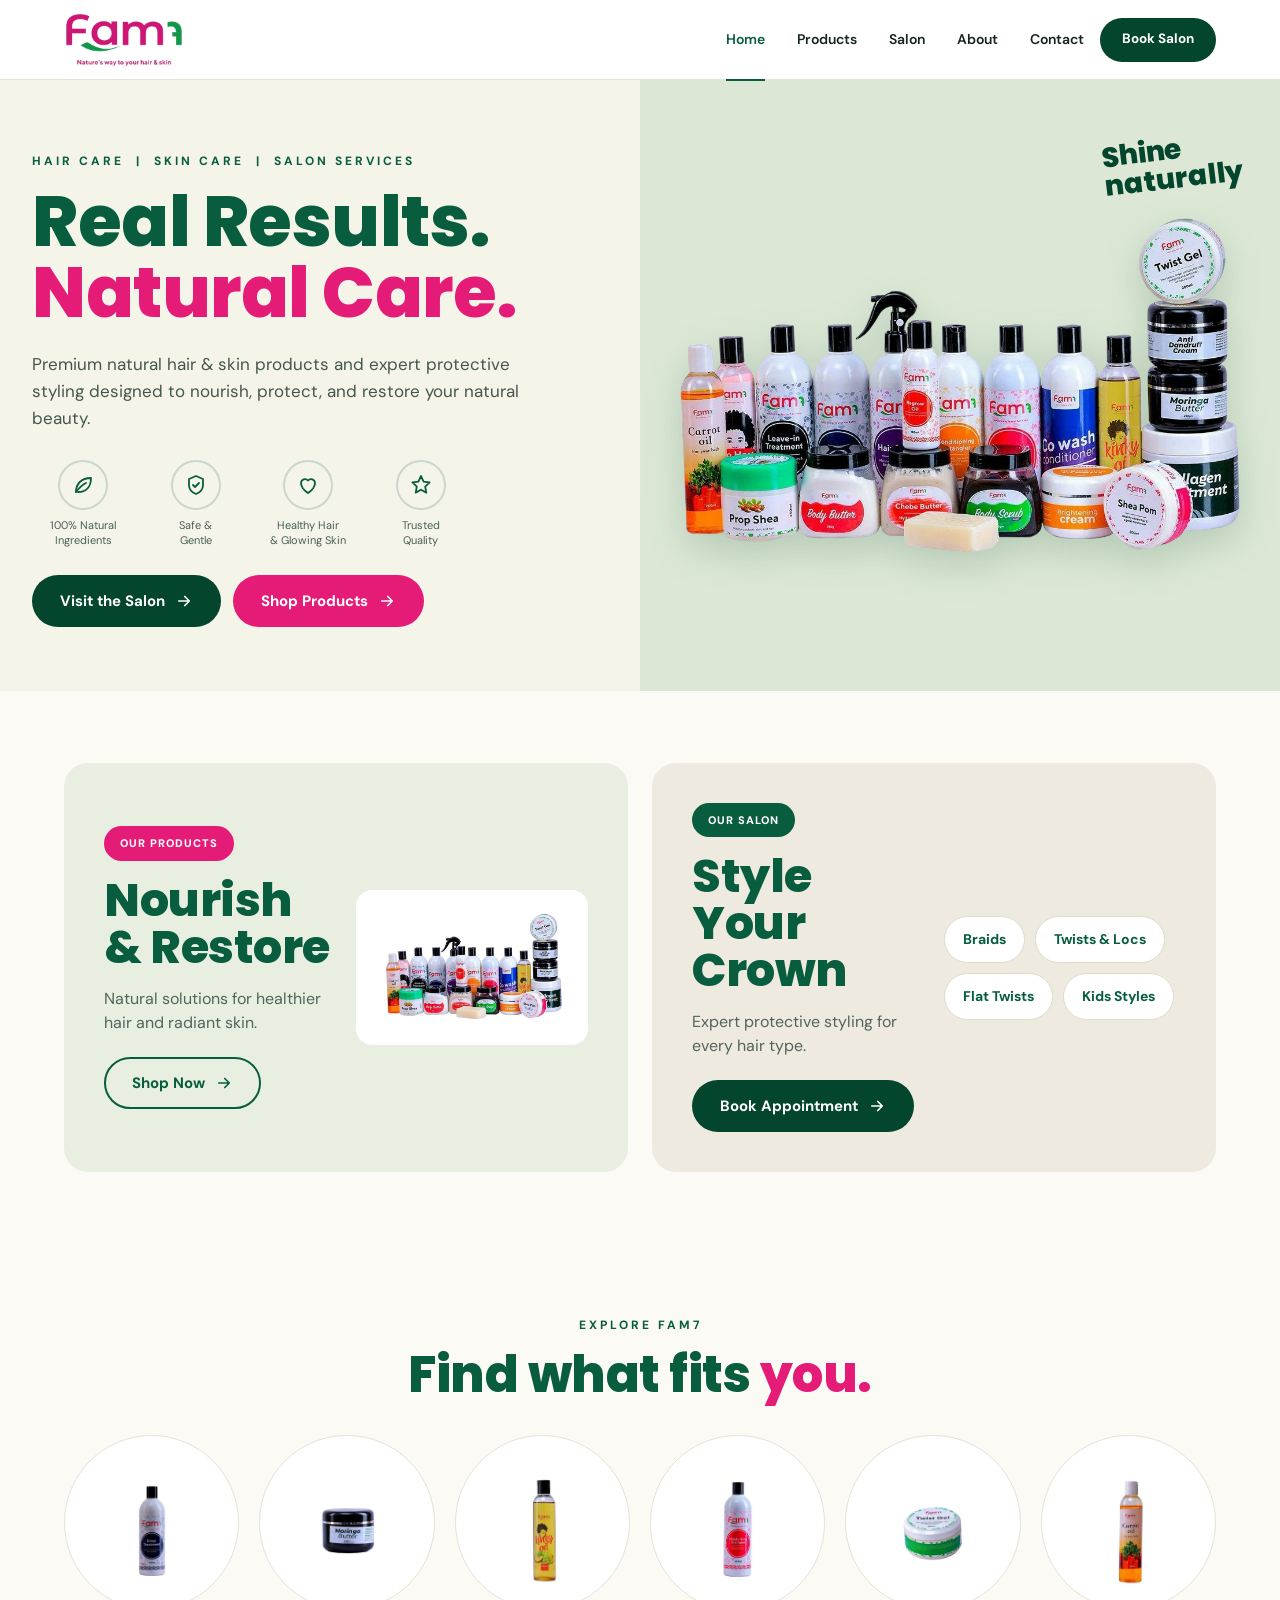
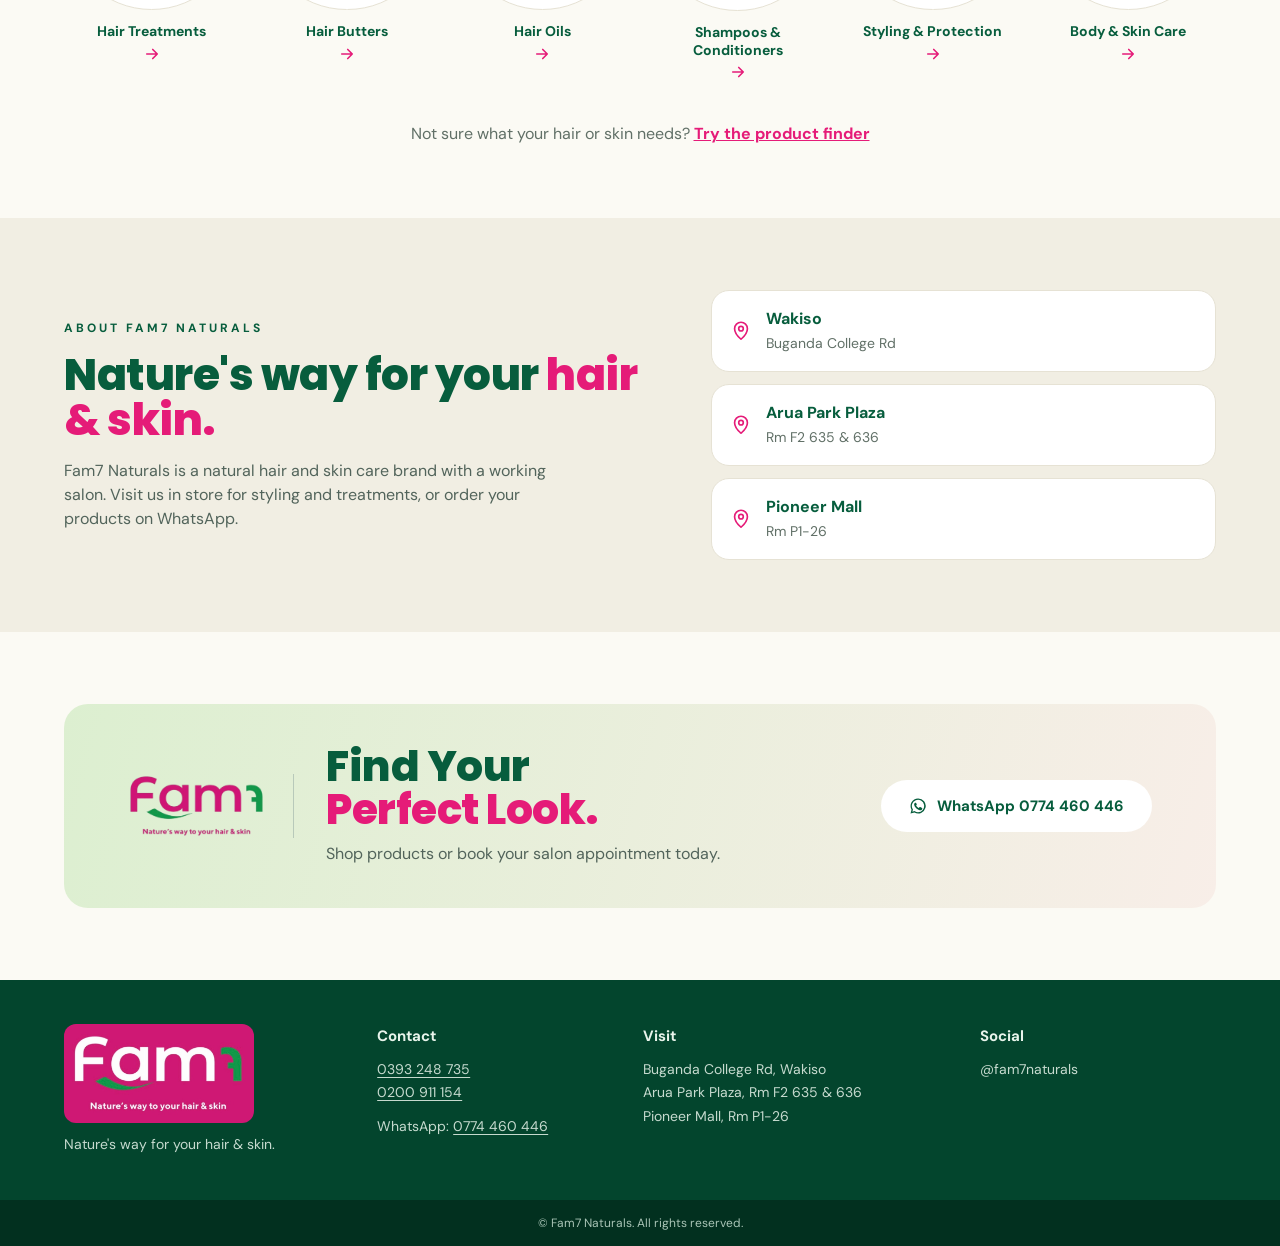
<file: index.html>
<!DOCTYPE html>
<html lang="en">
<head>
  <meta charset="UTF-8">
  <meta name="viewport" content="width=device-width, initial-scale=1">
  <meta name="description" content="Fam7 Naturals — natural hair and skin care products and expert salon services in Wakiso and Arua.">
  <meta name="theme-color" content="#075d3d">
  <title>Fam7 Naturals | Nature's way for your hair & skin</title>
  <link rel="icon" type="image/png" href="favicon.png">
  <link rel="apple-touch-icon" href="favicon.png">
  <link rel="preconnect" href="https://fonts.googleapis.com">
  <link rel="preconnect" href="https://fonts.gstatic.com" crossorigin>
  <link href="https://fonts.googleapis.com/css2?family=DM+Sans:wght@400;500;600;700&family=Poppins:wght@700;800&display=swap" rel="stylesheet">
  <link rel="stylesheet" href="style.css">
</head>
<body>
<header class="site-header">
  <a href="index.html" class="logo" aria-label="Fam7 Naturals home"><img src="logo.png" alt="Fam7 Naturals" class="header-logo-img" width="120" height="56"></a>
  <nav class="desktop-nav" aria-label="Main navigation"><a href="index.html" class="active" aria-current="page">Home</a><a href="products.html">Products</a><a href="index.html#salon">Salon</a><a href="index.html#about">About</a><a href="index.html#contact">Contact</a></nav>
  <div class="header-actions">
    <a href="https://wa.me/256774460446?text=Hello%20Fam7%20Naturals%2C%20I%20would%20like%20to%20book%20a%20salon%20appointment." class="btn btn-deep btn-sm book-btn" target="_blank" rel="noopener">Book Salon</a>
    <button class="menu-btn" id="menuBtn" aria-label="Open menu" aria-expanded="false" aria-controls="mobileNav"><span class="i-menu"><svg viewBox="0 0 24 24" width="26" height="26" fill="none" stroke="currentColor" stroke-width="2.2" stroke-linecap="round"><path d="M4 7h16M4 12h16M4 17h16"/></svg></span><span class="i-close"><svg viewBox="0 0 24 24" width="26" height="26" fill="none" stroke="currentColor" stroke-width="2.2" stroke-linecap="round"><path d="M6 6l12 12M18 6L6 18"/></svg></span></button>
  </div>
  <nav class="mobile-nav" id="mobileNav" aria-label="Mobile navigation" hidden><a href="index.html">Home</a><a href="products.html">Products</a><a href="index.html#salon">Salon</a><a href="index.html#about">About</a><a href="index.html#contact">Contact</a><a href="https://wa.me/256774460446?text=Hello%20Fam7%20Naturals%2C%20I%20would%20like%20to%20book%20a%20salon%20appointment." class="mobile-book" target="_blank" rel="noopener">Book an Appointment</a></nav>
</header>
<main>
  <section class="hero" id="home">
    <div class="hero-copy">
      <p class="eyebrow">HAIR CARE &nbsp;|&nbsp; SKIN CARE &nbsp;|&nbsp; SALON SERVICES</p>
      <h1>Real Results.<br><em>Natural Care.</em></h1>
      <p class="hero-text">Premium natural hair &amp; skin products and expert protective styling designed to nourish, protect, and restore your natural beauty.</p>
      <div class="trust-row">
        <div><span><svg viewBox="0 0 24 24" width="24" height="24" fill="none" stroke="currentColor" stroke-width="1.8" stroke-linecap="round" stroke-linejoin="round"><path d="M5 19c0-8 5-14 15-14 0 9-5 14-13 14"/><path d="M5 19c3-4 6-7 10-9"/></svg></span><small>100% Natural<br>Ingredients</small></div>
        <div><span><svg viewBox="0 0 24 24" width="24" height="24" fill="none" stroke="currentColor" stroke-width="1.8" stroke-linecap="round" stroke-linejoin="round"><path d="M12 3l7 3v6c0 4.500-3 7.500-7 9-4-1.500-7-4.500-7-9V6z"/><path d="M9 12l2 2 4-4"/></svg></span><small>Safe &amp;<br>Gentle</small></div>
        <div><span><svg viewBox="0 0 24 24" width="24" height="24" fill="none" stroke="currentColor" stroke-width="1.8" stroke-linecap="round" stroke-linejoin="round"><path d="M12 20s-7-4.500-7-10a4 4 0 0 1 7-2.500A4 4 0 0 1 19 10c0 5.500-7 10-7 10z"/></svg></span><small>Healthy Hair<br>&amp; Glowing Skin</small></div>
        <div><span><svg viewBox="0 0 24 24" width="24" height="24" fill="none" stroke="currentColor" stroke-width="1.8" stroke-linecap="round" stroke-linejoin="round"><path d="M12 3l2.600 5.600 6 .8-4.400 4.200 1.100 6L12 16.700 6.700 19.600l1.100-6L3.400 9.400l6-.8z"/></svg></span><small>Trusted<br>Quality</small></div>
      </div>
      <div class="cta-row">
        <a href="#salon" class="btn btn-deep">Visit the Salon <svg viewBox="0 0 24 24" width="18" height="18" fill="none" stroke="currentColor" stroke-width="2.2" stroke-linecap="round" stroke-linejoin="round"><path d="M5 12h14M13 6l6 6-6 6"/></svg></a>
        <a href="products.html" class="btn btn-pink">Shop Products <svg viewBox="0 0 24 24" width="18" height="18" fill="none" stroke="currentColor" stroke-width="2.2" stroke-linecap="round" stroke-linejoin="round"><path d="M5 12h14M13 6l6 6-6 6"/></svg></a>
      </div>
    </div>
    <div class="hero-visual">
      <img src="assets/hero-lineup.webp" alt="The Fam7 Naturals product range" width="969" height="580" fetchpriority="high">
      <div class="hero-script">Shine <br>naturally</div>
    </div>
  </section>

  <section class="feature-grid section" id="offer">
    <article class="feature-card product-feature">
      <div class="fc-text">
        <span class="pill pink">OUR PRODUCTS</span>
        <h2>Nourish<br>&amp; Restore</h2>
        <p>Natural solutions for healthier hair and radiant skin.</p>
        <a href="products.html" class="btn btn-outline">Shop Now <svg viewBox="0 0 24 24" width="18" height="18" fill="none" stroke="currentColor" stroke-width="2.2" stroke-linecap="round" stroke-linejoin="round"><path d="M5 12h14M13 6l6 6-6 6"/></svg></a>
      </div>
      <div class="fc-media"><img src="assets/products/lineup-all.webp" alt="Fam7 natural hair and skin products" loading="lazy" width="900" height="600"></div>
    </article>
    <article class="feature-card salon-feature" id="salon">
      <div class="fc-text">
        <span class="pill green">OUR SALON</span>
        <h2>Style<br>Your Crown</h2>
        <p>Expert protective styling for every hair type.</p>
        <a href="https://wa.me/256774460446?text=Hello%20Fam7%20Naturals%2C%20I%20would%20like%20to%20book%20a%20salon%20appointment." class="btn btn-deep" target="_blank" rel="noopener">Book Appointment <svg viewBox="0 0 24 24" width="18" height="18" fill="none" stroke="currentColor" stroke-width="2.2" stroke-linecap="round" stroke-linejoin="round"><path d="M5 12h14M13 6l6 6-6 6"/></svg></a>
      </div>
      <ul class="fc-media services" aria-label="Salon services">
        <li>Braids</li><li>Twists &amp; Locs</li><li>Flat Twists</li><li>Kids Styles</li>
      </ul>
    </article>
  </section>

  <section class="categories section" id="categories">
    <div class="section-heading">
      <p class="eyebrow">EXPLORE FAM7</p>
      <h2>Find what fits <em>you.</em></h2>
    </div>
    <div class="category-grid"><a class="category-card" href="products.html#hair-treatments"><span class="cat-img"><img src="assets/products/deep-treatment.webp" alt="" loading="lazy" width="200" height="200"></span><span class="cat-name">Hair Treatments</span><b><svg viewBox="0 0 24 24" width="18" height="18" fill="none" stroke="currentColor" stroke-width="2.2" stroke-linecap="round" stroke-linejoin="round"><path d="M5 12h14M13 6l6 6-6 6"/></svg></b></a><a class="category-card" href="products.html#hair-butters"><span class="cat-img"><img src="assets/products/moringa-butter.webp" alt="" loading="lazy" width="200" height="200"></span><span class="cat-name">Hair Butters</span><b><svg viewBox="0 0 24 24" width="18" height="18" fill="none" stroke="currentColor" stroke-width="2.2" stroke-linecap="round" stroke-linejoin="round"><path d="M5 12h14M13 6l6 6-6 6"/></svg></b></a><a class="category-card" href="products.html#hair-oils"><span class="cat-img"><img src="assets/products/kinky-oil.webp" alt="" loading="lazy" width="200" height="200"></span><span class="cat-name">Hair Oils</span><b><svg viewBox="0 0 24 24" width="18" height="18" fill="none" stroke="currentColor" stroke-width="2.2" stroke-linecap="round" stroke-linejoin="round"><path d="M5 12h14M13 6l6 6-6 6"/></svg></b></a><a class="category-card" href="products.html#hair-wash"><span class="cat-img"><img src="assets/products/moisturising-shampoo.webp" alt="" loading="lazy" width="200" height="200"></span><span class="cat-name">Shampoos &amp; Conditioners</span><b><svg viewBox="0 0 24 24" width="18" height="18" fill="none" stroke="currentColor" stroke-width="2.2" stroke-linecap="round" stroke-linejoin="round"><path d="M5 12h14M13 6l6 6-6 6"/></svg></b></a><a class="category-card" href="products.html#hair-styling"><span class="cat-img"><img src="assets/products/twist-gel.webp" alt="" loading="lazy" width="200" height="200"></span><span class="cat-name">Styling &amp; Protection</span><b><svg viewBox="0 0 24 24" width="18" height="18" fill="none" stroke="currentColor" stroke-width="2.2" stroke-linecap="round" stroke-linejoin="round"><path d="M5 12h14M13 6l6 6-6 6"/></svg></b></a><a class="category-card" href="products.html#skin"><span class="cat-img"><img src="assets/products/carrot-oil.webp" alt="" loading="lazy" width="200" height="200"></span><span class="cat-name">Body &amp; Skin Care</span><b><svg viewBox="0 0 24 24" width="18" height="18" fill="none" stroke="currentColor" stroke-width="2.2" stroke-linecap="round" stroke-linejoin="round"><path d="M5 12h14M13 6l6 6-6 6"/></svg></b></a></div>
    <p class="finder-hint">Not sure what your hair or skin needs? <a href="products.html#finder">Try the product finder</a></p>
  </section>

  <section class="about section" id="about">
    <div class="about-box">
      <p class="eyebrow">ABOUT FAM7 NATURALS</p>
      <h2>Nature's way for your <em>hair &amp; skin.</em></h2>
      <p>Fam7 Naturals is a natural hair and skin care brand with a working salon. Visit us in store for styling and treatments, or order your products on WhatsApp.</p>
    </div>
    <div class="branches" id="locations">
      <div class="branch"><i><svg viewBox="0 0 24 24" width="22" height="22" fill="none" stroke="currentColor" stroke-width="1.8" stroke-linecap="round" stroke-linejoin="round"><path d="M12 21s7-6.100 7-11.500A7 7 0 0 0 5 9.500C5 14.900 12 21 12 21z"/><circle cx="12" cy="9.500" r="2.500"/></svg></i><div><strong>Wakiso</strong><span>Buganda College Rd</span></div></div>
      <div class="branch"><i><svg viewBox="0 0 24 24" width="22" height="22" fill="none" stroke="currentColor" stroke-width="1.8" stroke-linecap="round" stroke-linejoin="round"><path d="M12 21s7-6.100 7-11.500A7 7 0 0 0 5 9.500C5 14.900 12 21 12 21z"/><circle cx="12" cy="9.500" r="2.500"/></svg></i><div><strong>Arua Park Plaza</strong><span>Rm F2 635 &amp; 636</span></div></div>
      <div class="branch"><i><svg viewBox="0 0 24 24" width="22" height="22" fill="none" stroke="currentColor" stroke-width="1.8" stroke-linecap="round" stroke-linejoin="round"><path d="M12 21s7-6.100 7-11.500A7 7 0 0 0 5 9.500C5 14.900 12 21 12 21z"/><circle cx="12" cy="9.500" r="2.500"/></svg></i><div><strong>Pioneer Mall</strong><span>Rm P1-26</span></div></div>
    </div>
  </section>

  <section class="booking-banner" id="booking">
    <div class="banner-logo"><img src="logo.png" alt="Fam7 Naturals" class="banner-logo-img" loading="lazy" width="137" height="64"></div>
    <div class="banner-copy">
      <h2>Find Your<br><em>Perfect Look.</em></h2>
      <p>Shop products or book your salon appointment today.</p>
    </div>
    <a class="btn btn-white" href="https://wa.me/256774460446?text=Hello%20Fam7%20Naturals%2C%20I%20would%20like%20to%20order%20some%20products." target="_blank" rel="noopener"><svg viewBox="0 0 24 24" width="18" height="18" fill="currentColor"><path d="M12 2a10 10 0 0 0-8.6 15l-1.4 5 5.2-1.4A10 10 0 1 0 12 2zm0 18.2a8.2 8.2 0 0 1-4.2-1.2l-.3-.2-3 .8.8-2.9-.2-.3A8.2 8.2 0 1 1 12 20.200zm4.500-6.100c-.2-.1-1.500-.7-1.700-.8-.2-.1-.4-.1-.6.100l-.8 1c-.1.200-.3.200-.5.100a6.700 6.700 0 0 1-3.300-2.900c-.2-.4.200-.4.700-1.300.1-.2 0-.3 0-.5l-.8-1.800c-.2-.5-.4-.4-.6-.4h-.5a1 1 0 0 0-.7.300 3 3 0 0 0-.9 2.200 5.200 5.200 0 0 0 1.100 2.800 11.900 11.900 0 0 0 4.600 4c1.700.7 2.400.8 3.200.7a2.700 2.700 0 0 0 1.800-1.300 2.200 2.200 0 0 0 .2-1.300c-.1-.1-.3-.2-.5-.3z"/></svg> WhatsApp 0774 460 446</a>
  </section>
</main>
<footer id="contact">
  <div class="foot-brand">
    <img src="logo-pink.png" alt="Fam7 Naturals" class="footer-logo-img" width="211" height="110">
    <p>Nature's way for your hair &amp; skin.</p>
  </div>
  <div>
    <strong>Contact</strong>
    <p><a href="tel:+256393248735">0393 248 735</a><br><a href="tel:+256200911154">0200 911 154</a></p>
    <p>WhatsApp: <a href="https://wa.me/256774460446?text=Hello%20Fam7%20Naturals%2C%20I%20would%20like%20to%20order%20some%20products." target="_blank" rel="noopener">0774 460 446</a></p>
  </div>
  <div>
    <strong>Visit</strong>
    <p>Buganda College Rd, Wakiso<br>Arua Park Plaza, Rm F2 635 &amp; 636<br>Pioneer Mall, Rm P1-26</p>
  </div>
  <div>
    <strong>Social</strong>
    <p>@fam7naturals</p>
  </div>
</footer>
<div class="copy">&copy; Fam7 Naturals. All rights reserved.</div>
<script src="script.js"></script>
</body>
</html>
</file>
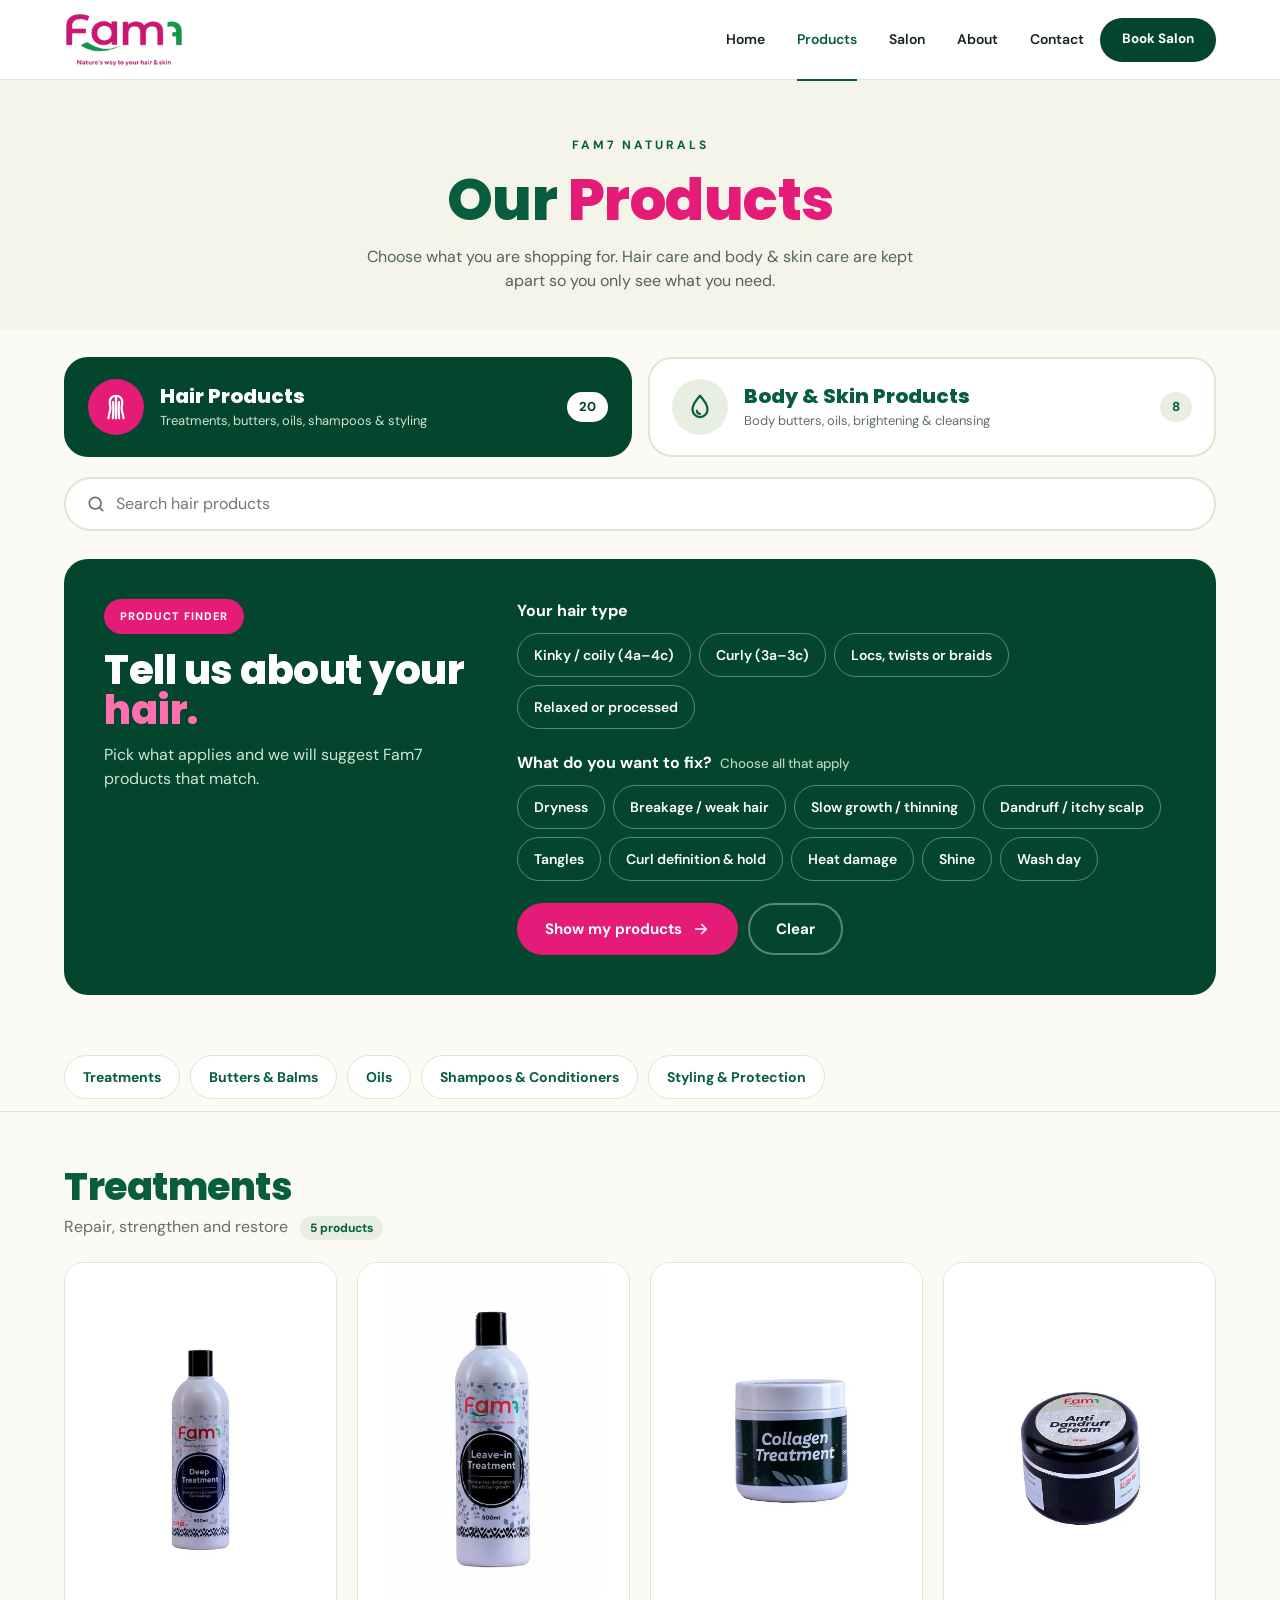
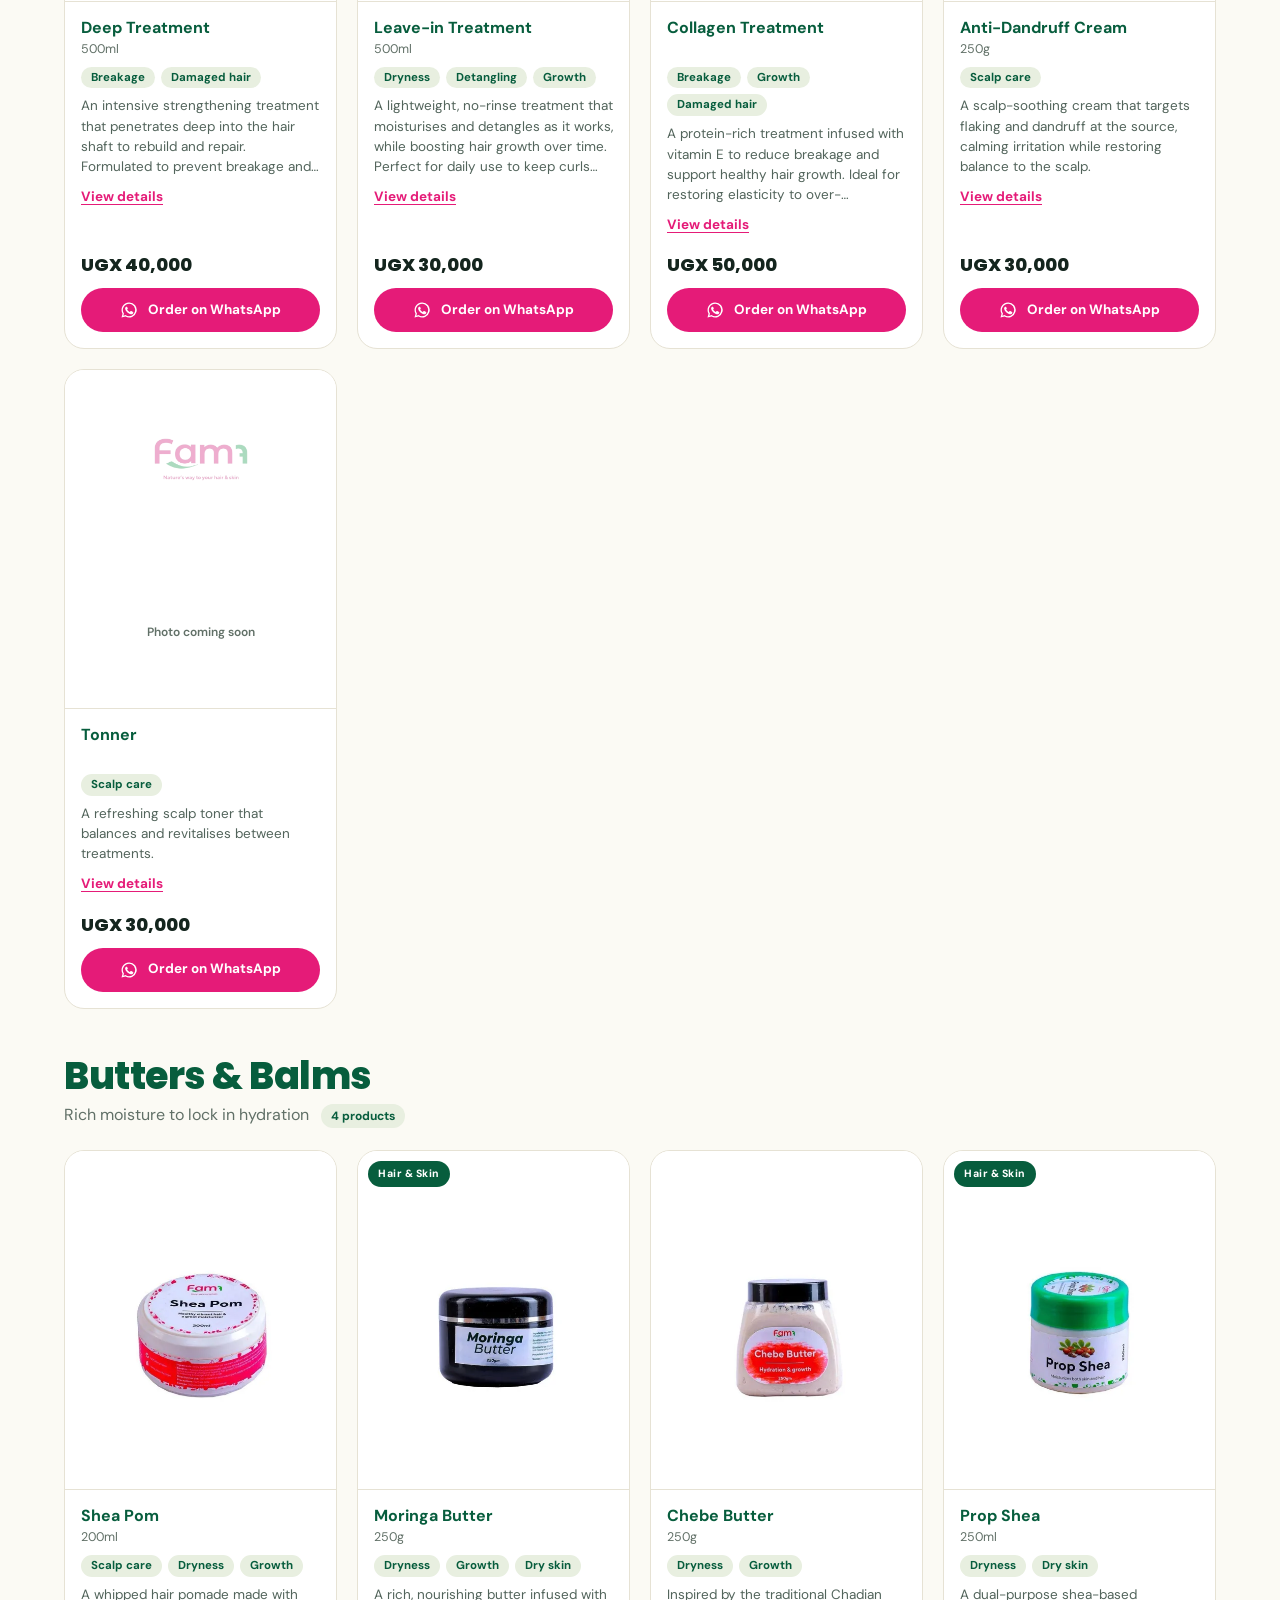
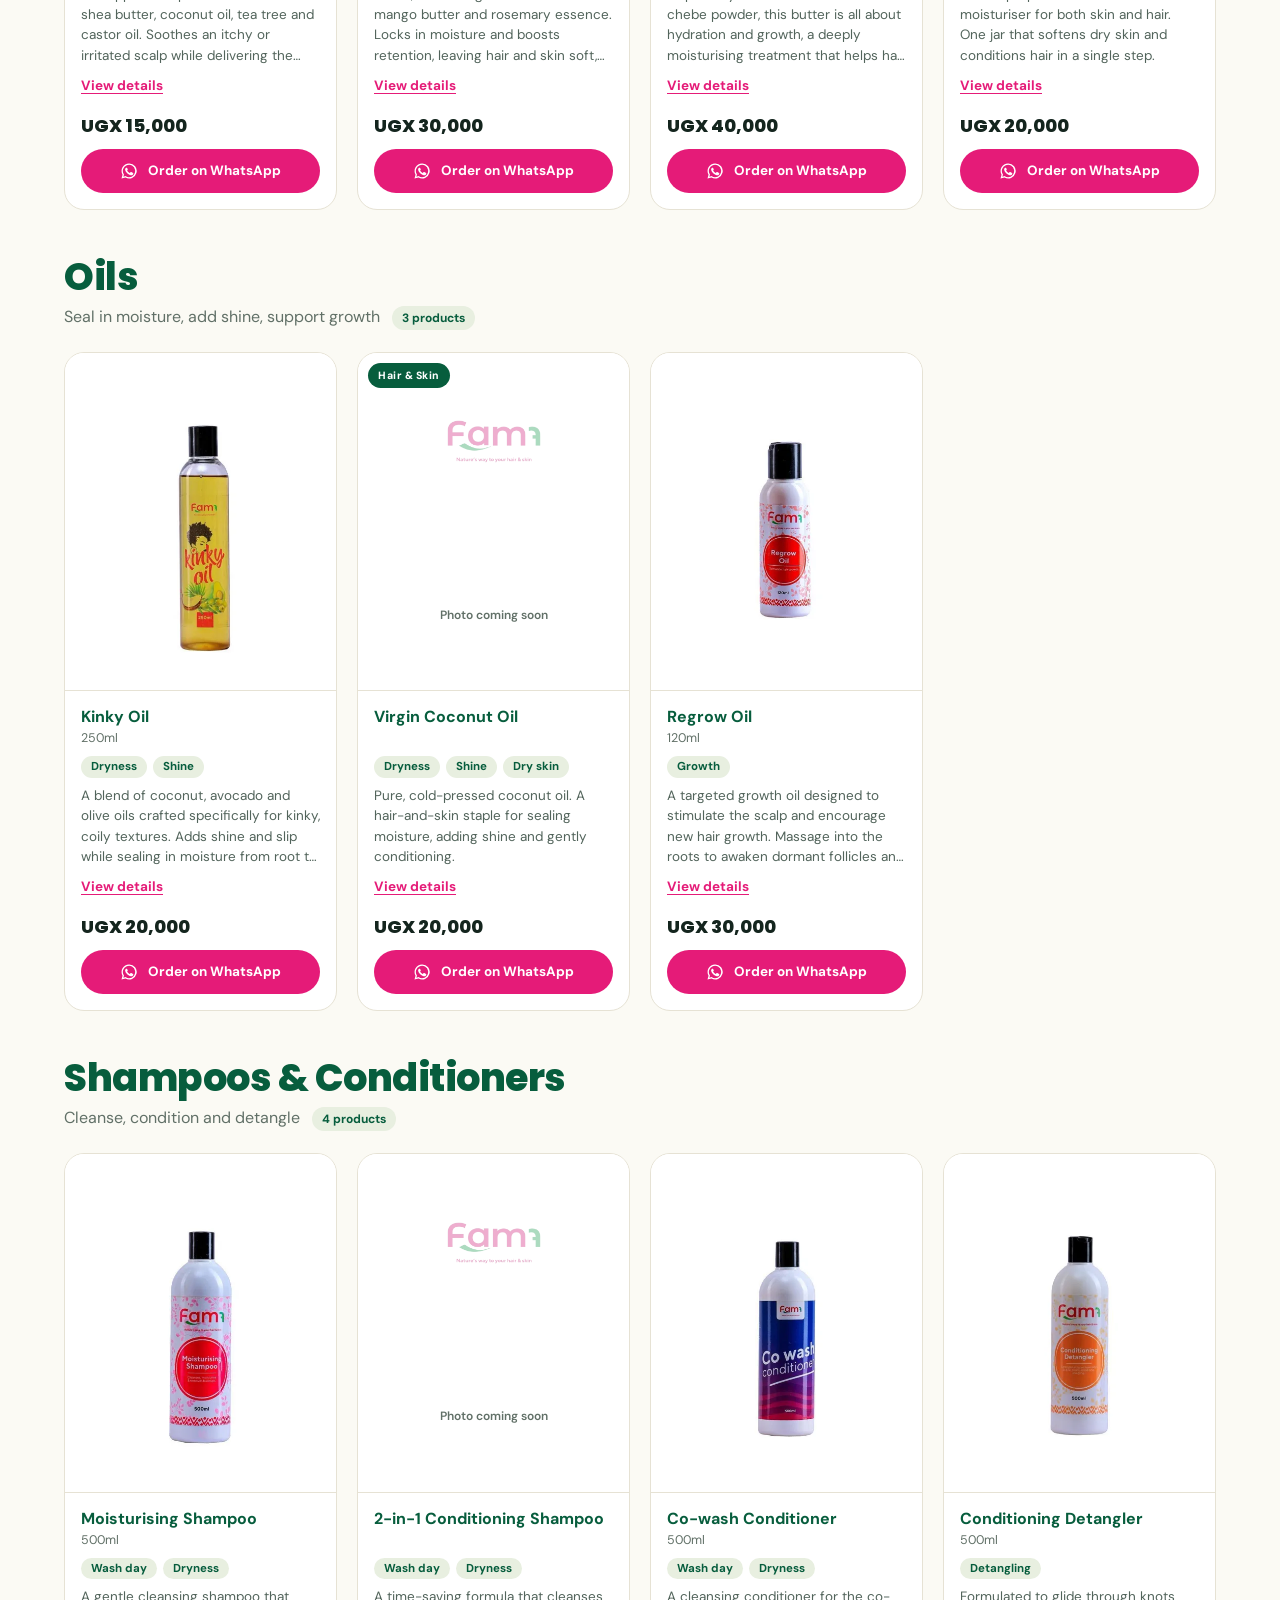
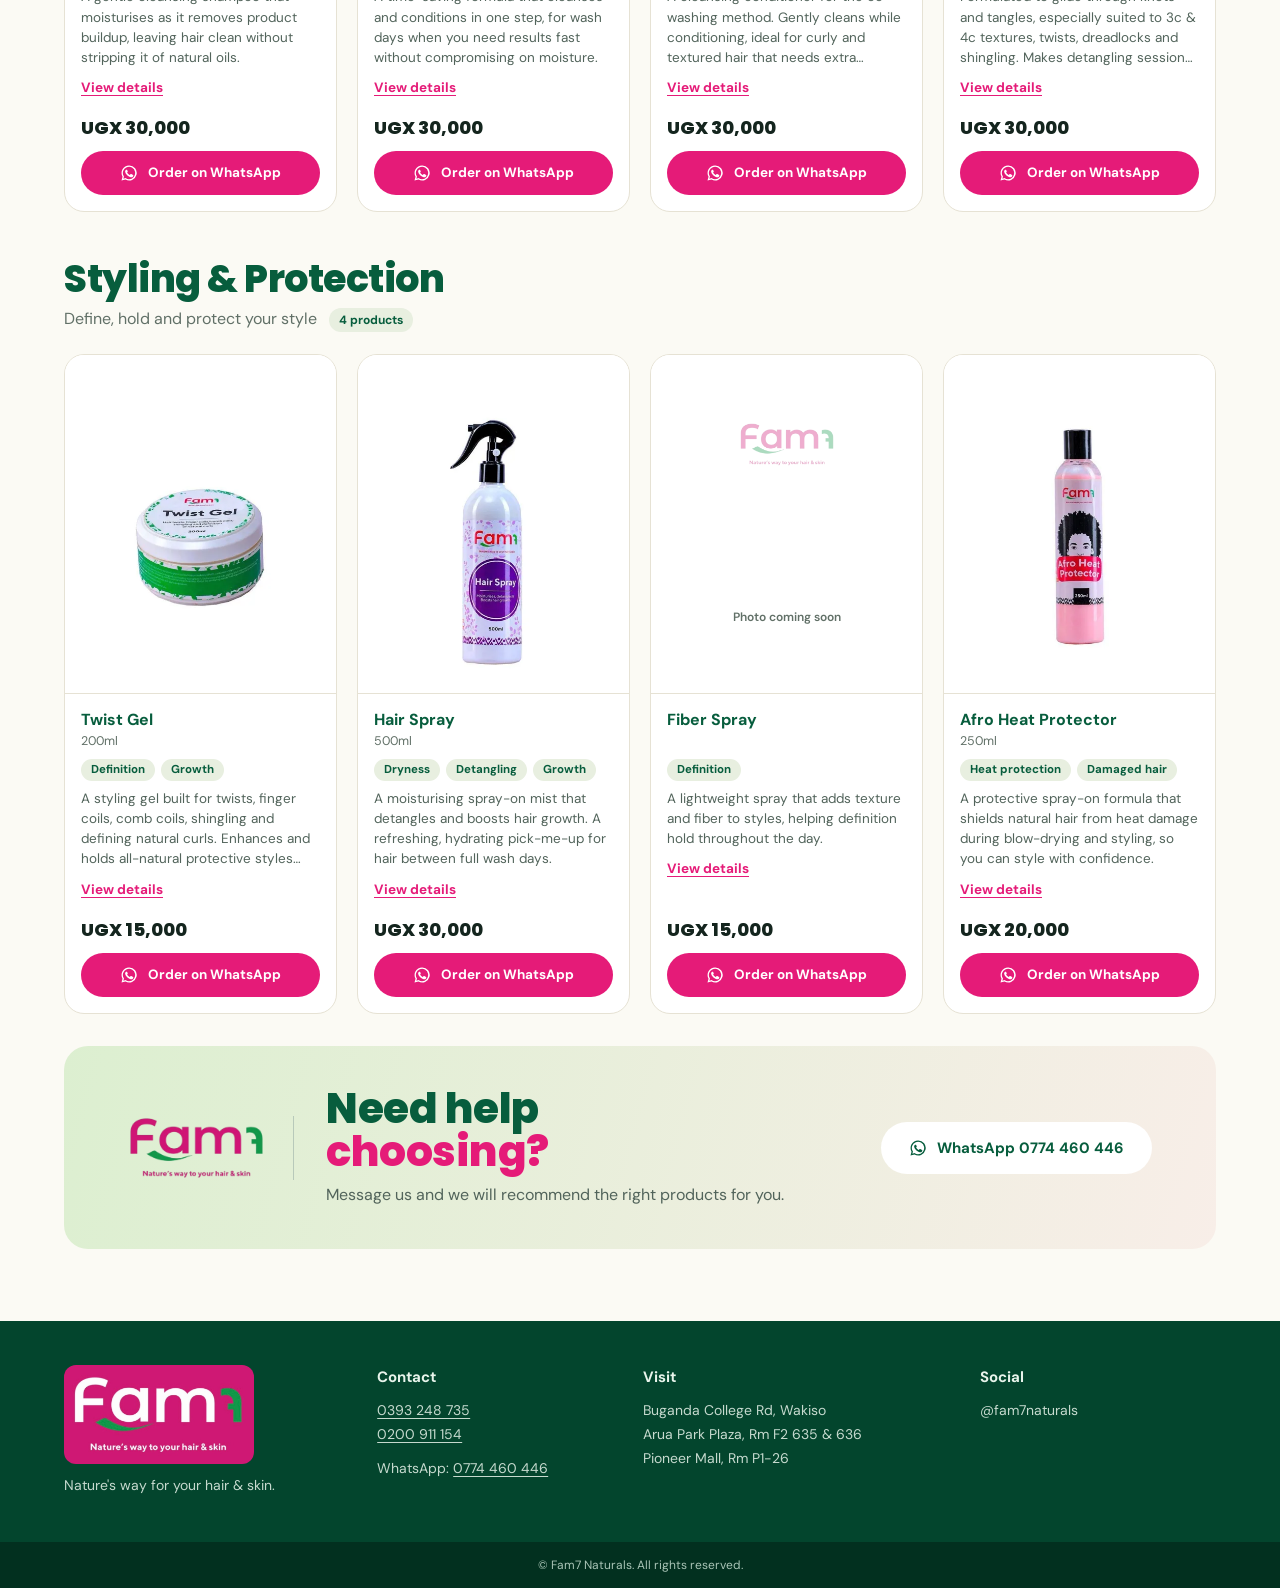
<file: products.html>
<!DOCTYPE html>
<html lang="en">
<head>
  <meta charset="UTF-8">
  <meta name="viewport" content="width=device-width, initial-scale=1">
  <meta name="description" content="Shop Fam7 Naturals hair care and body & skin care. Treatments, butters, oils, shampoos, styling and skin care. Order on WhatsApp.">
  <meta name="theme-color" content="#075d3d">
  <title>Products | Fam7 Naturals</title>
  <link rel="icon" type="image/png" href="favicon.png">
  <link rel="apple-touch-icon" href="favicon.png">
  <link rel="preconnect" href="https://fonts.googleapis.com">
  <link rel="preconnect" href="https://fonts.gstatic.com" crossorigin>
  <link href="https://fonts.googleapis.com/css2?family=DM+Sans:wght@400;500;600;700&family=Poppins:wght@700;800&display=swap" rel="stylesheet">
  <link rel="stylesheet" href="style.css">
</head>
<body class="page-products">
<header class="site-header">
  <a href="index.html" class="logo" aria-label="Fam7 Naturals home"><img src="logo.png" alt="Fam7 Naturals" class="header-logo-img" width="120" height="56"></a>
  <nav class="desktop-nav" aria-label="Main navigation"><a href="index.html">Home</a><a href="products.html" class="active" aria-current="page">Products</a><a href="index.html#salon">Salon</a><a href="index.html#about">About</a><a href="index.html#contact">Contact</a></nav>
  <div class="header-actions">
    <a href="https://wa.me/256774460446?text=Hello%20Fam7%20Naturals%2C%20I%20would%20like%20to%20book%20a%20salon%20appointment." class="btn btn-deep btn-sm book-btn" target="_blank" rel="noopener">Book Salon</a>
    <button class="menu-btn" id="menuBtn" aria-label="Open menu" aria-expanded="false" aria-controls="mobileNav"><span class="i-menu"><svg viewBox="0 0 24 24" width="26" height="26" fill="none" stroke="currentColor" stroke-width="2.2" stroke-linecap="round"><path d="M4 7h16M4 12h16M4 17h16"/></svg></span><span class="i-close"><svg viewBox="0 0 24 24" width="26" height="26" fill="none" stroke="currentColor" stroke-width="2.2" stroke-linecap="round"><path d="M6 6l12 12M18 6L6 18"/></svg></span></button>
  </div>
  <nav class="mobile-nav" id="mobileNav" aria-label="Mobile navigation" hidden><a href="index.html">Home</a><a href="products.html">Products</a><a href="index.html#salon">Salon</a><a href="index.html#about">About</a><a href="index.html#contact">Contact</a><a href="https://wa.me/256774460446?text=Hello%20Fam7%20Naturals%2C%20I%20would%20like%20to%20book%20a%20salon%20appointment." class="mobile-book" target="_blank" rel="noopener">Book an Appointment</a></nav>
</header>
<main>
  <section class="page-banner">
    <p class="eyebrow">FAM7 NATURALS</p>
    <h1>Our <em>Products</em></h1>
    <p>Choose what you are shopping for. Hair care and body &amp; skin care are kept apart so you only see what you need.</p>
  </section>

  <section class="chooser" aria-label="Choose product type">
    <div class="chooser-in" role="tablist" aria-label="Product type">
      <button type="button" class="choice is-on" id="tab-hair" data-group="hair" role="tab" aria-selected="true" aria-controls="catalog">
        <i><svg viewBox="0 0 24 24" width="30" height="30" fill="none" stroke="currentColor" stroke-width="1.8" stroke-linecap="round" stroke-linejoin="round"><path d="M12 3c-3 0-5 2-5 5 0 2 .5 3 .5 5 0 3-1.500 5-1.500 8M12 3c3 0 5 2 5 5 0 2-.5 3-.5 5 0 3 1.500 5 1.500 8M12 3v18M9.500 8c.5 3 .5 7 0 13M14.500 8c-.5 3-.5 7 0 13"/></svg></i>
        <span class="c-text"><strong>Hair Products</strong><small>Treatments, butters, oils, shampoos &amp; styling</small></span>
        <em>20</em>
      </button>
      <button type="button" class="choice" id="tab-skin" data-group="skin" role="tab" aria-selected="false" aria-controls="catalog">
        <i><svg viewBox="0 0 24 24" width="30" height="30" fill="none" stroke="currentColor" stroke-width="1.8" stroke-linecap="round" stroke-linejoin="round"><path d="M12 3s6 6.500 6 11a6 6 0 0 1-12 0c0-4.500 6-11 6-11z"/><path d="M9.500 15a2.500 2.500 0 0 0 2.500 2.500"/></svg></i>
        <span class="c-text"><strong>Body &amp; Skin Products</strong><small>Body butters, oils, brightening &amp; cleansing</small></span>
        <em>8</em>
      </button>
    </div>
    <label class="search" for="q"><svg viewBox="0 0 24 24" width="20" height="20" fill="none" stroke="currentColor" stroke-width="2" stroke-linecap="round"><circle cx="11" cy="11" r="7"/><path d="M20 20l-3.500-3.500"/></svg><input id="q" type="search" placeholder="Search hair products" autocomplete="off"></label>
  </section>

  <section class="finder" id="finder">
    <div class="finder-in">
      <div class="finder-head">
        <span class="pill pink">PRODUCT FINDER</span>
        <h2>Tell us about your <em id="finderWord">hair.</em></h2>
        <p>Pick what applies and we will suggest Fam7 products that match.</p>
      </div>
      <form class="finder-form" id="finderForm" novalidate>
        <div class="f-group" data-for="hair">
          <p class="f-label">Your hair type</p>
          <div class="opts" data-name="type">
            <button type="button" class="opt" data-v="coily">Kinky / coily (4a–4c)</button>
            <button type="button" class="opt" data-v="curly">Curly (3a–3c)</button>
            <button type="button" class="opt" data-v="locs">Locs, twists or braids</button>
            <button type="button" class="opt" data-v="relaxed">Relaxed or processed</button>
          </div>
          <p class="f-label">What do you want to fix? <small>Choose all that apply</small></p>
          <div class="opts" data-name="concern">
            <button type="button" class="opt" data-v="dryness">Dryness</button>
            <button type="button" class="opt" data-v="breakage">Breakage / weak hair</button>
            <button type="button" class="opt" data-v="growth">Slow growth / thinning</button>
            <button type="button" class="opt" data-v="scalp">Dandruff / itchy scalp</button>
            <button type="button" class="opt" data-v="tangles">Tangles</button>
            <button type="button" class="opt" data-v="definition">Curl definition &amp; hold</button>
            <button type="button" class="opt" data-v="heat">Heat damage</button>
            <button type="button" class="opt" data-v="shine">Shine</button>
            <button type="button" class="opt" data-v="cleanse">Wash day</button>
          </div>
        </div>
        <div class="f-group" data-for="skin" hidden>
          <p class="f-label">What does your skin need? <small>Choose all that apply</small></p>
          <div class="opts" data-name="skin">
            <button type="button" class="opt" data-v="dryskin">Dry skin</button>
            <button type="button" class="opt" data-v="dullskin">Dull or uneven tone</button>
            <button type="button" class="opt" data-v="skincleanse">Gentle everyday cleansing</button>
          </div>
        </div>
        <div class="f-actions">
          <button type="submit" class="btn btn-pink">Show my products <svg viewBox="0 0 24 24" width="18" height="18" fill="none" stroke="currentColor" stroke-width="2.2" stroke-linecap="round" stroke-linejoin="round"><path d="M5 12h14M13 6l6 6-6 6"/></svg></button>
          <button type="button" class="btn btn-ghost" id="finderReset">Clear</button>
        </div>
      </form>
      <div class="finder-result" id="finderResult" hidden aria-live="polite"></div>
    </div>
  </section>

  <nav class="cat-bar" aria-label="Product categories"><div class="cat-scroll" id="catScroll"><a href="#hair-treatments" data-group="hair">Treatments</a><a href="#hair-butters" data-group="hair">Butters &amp; Balms</a><a href="#hair-oils" data-group="hair">Oils</a><a href="#hair-wash" data-group="hair">Shampoos &amp; Conditioners</a><a href="#hair-styling" data-group="hair">Styling &amp; Protection</a><a href="#skin-moisturisers" data-group="skin" hidden>Body Butters &amp; Moisturisers</a><a href="#skin-glow" data-group="skin" hidden>Oils &amp; Brightening</a><a href="#skin-cleanse" data-group="skin" hidden>Cleansing &amp; Scrubs</a></div></nav>

  <div class="p-wrap" id="catalog" role="tabpanel">
<section class="p-section" id="hair-treatments" data-group="hair">
  <div class="p-head"><h2>Treatments</h2><p>Repair, strengthen and restore <span class="count">5 products</span></p></div>
  <div class="p-grid"><article class="p-card" data-id="deep-treatment" data-name="deep treatment an intensive strengthening treatment that penetrates deep into the hair shaft to rebuild and repair. formulated to prevent breakage and reinforce weak, damaged strands, leaving hair noticeably stronger after every wash. ">
  <button type="button" class="p-media" data-open="deep-treatment" aria-label="View details for Deep Treatment"><img src="assets/products/deep-treatment.webp" alt="Deep Treatment" loading="lazy" width="640" height="640"></button>
  <div class="p-body">
    <h3><button type="button" class="p-title" data-open="deep-treatment">Deep Treatment</button></h3>
    <p class="p-size">500ml</p>
    <ul class="p-tags"><li>Breakage</li><li>Damaged hair</li></ul>
    <p class="p-desc">An intensive strengthening treatment that penetrates deep into the hair shaft to rebuild and repair. Formulated to prevent breakage and reinforce weak, damaged strands, leaving hair noticeably stronger after every wash.</p>
    <button type="button" class="p-more" data-open="deep-treatment">View details</button>
    <div class="p-foot"><span class="p-price">UGX 40,000</span>
    <a class="btn btn-pink btn-sm" href="https://wa.me/256774460446?text=Hello%20Fam7%20Naturals%2C%20I%20would%20like%20to%20order%3A%20Deep%20Treatment%20%28500ml%29%20at%20UGX%2040%2C000.%20Is%20it%20available%3F" target="_blank" rel="noopener"><svg viewBox="0 0 24 24" width="18" height="18" fill="currentColor"><path d="M12 2a10 10 0 0 0-8.6 15l-1.4 5 5.2-1.4A10 10 0 1 0 12 2zm0 18.2a8.2 8.2 0 0 1-4.2-1.2l-.3-.2-3 .8.8-2.9-.2-.3A8.2 8.2 0 1 1 12 20.200zm4.500-6.100c-.2-.1-1.500-.7-1.700-.8-.2-.1-.4-.1-.6.100l-.8 1c-.1.200-.3.200-.5.100a6.700 6.700 0 0 1-3.300-2.900c-.2-.4.200-.4.700-1.300.1-.2 0-.3 0-.5l-.8-1.800c-.2-.5-.4-.4-.6-.4h-.5a1 1 0 0 0-.7.300 3 3 0 0 0-.9 2.200 5.200 5.200 0 0 0 1.100 2.800 11.900 11.900 0 0 0 4.600 4c1.700.7 2.400.8 3.200.7a2.700 2.700 0 0 0 1.800-1.300 2.200 2.200 0 0 0 .2-1.300c-.1-.1-.3-.2-.5-.3z"/></svg> <span>Order<span class="x"> on WhatsApp</span></span></a></div>
  </div>
</article><article class="p-card" data-id="leave-in-treatment" data-name="leave-in treatment a lightweight, no-rinse treatment that moisturises and detangles as it works, while boosting hair growth over time. perfect for daily use to keep curls and coils soft and manageable between wash days. ">
  <button type="button" class="p-media" data-open="leave-in-treatment" aria-label="View details for Leave-in Treatment"><img src="assets/products/leave-in-treatment.webp" alt="Leave-in Treatment" loading="lazy" width="640" height="640"></button>
  <div class="p-body">
    <h3><button type="button" class="p-title" data-open="leave-in-treatment">Leave-in Treatment</button></h3>
    <p class="p-size">500ml</p>
    <ul class="p-tags"><li>Dryness</li><li>Detangling</li><li>Growth</li></ul>
    <p class="p-desc">A lightweight, no-rinse treatment that moisturises and detangles as it works, while boosting hair growth over time. Perfect for daily use to keep curls and coils soft and manageable between wash days.</p>
    <button type="button" class="p-more" data-open="leave-in-treatment">View details</button>
    <div class="p-foot"><span class="p-price">UGX 30,000</span>
    <a class="btn btn-pink btn-sm" href="https://wa.me/256774460446?text=Hello%20Fam7%20Naturals%2C%20I%20would%20like%20to%20order%3A%20Leave-in%20Treatment%20%28500ml%29%20at%20UGX%2030%2C000.%20Is%20it%20available%3F" target="_blank" rel="noopener"><svg viewBox="0 0 24 24" width="18" height="18" fill="currentColor"><path d="M12 2a10 10 0 0 0-8.6 15l-1.4 5 5.2-1.4A10 10 0 1 0 12 2zm0 18.2a8.2 8.2 0 0 1-4.2-1.2l-.3-.2-3 .8.8-2.9-.2-.3A8.2 8.2 0 1 1 12 20.200zm4.500-6.100c-.2-.1-1.500-.7-1.700-.8-.2-.1-.4-.1-.6.100l-.8 1c-.1.200-.3.200-.5.100a6.700 6.700 0 0 1-3.300-2.900c-.2-.4.200-.4.700-1.300.1-.2 0-.3 0-.5l-.8-1.800c-.2-.5-.4-.4-.6-.4h-.5a1 1 0 0 0-.7.300 3 3 0 0 0-.9 2.200 5.200 5.200 0 0 0 1.100 2.800 11.900 11.900 0 0 0 4.600 4c1.700.7 2.400.8 3.200.7a2.700 2.700 0 0 0 1.800-1.300 2.200 2.200 0 0 0 .2-1.300c-.1-.1-.3-.2-.5-.3z"/></svg> <span>Order<span class="x"> on WhatsApp</span></span></a></div>
  </div>
</article><article class="p-card" data-id="collagen-treatment" data-name="collagen treatment a protein-rich treatment infused with vitamin e to reduce breakage and support healthy hair growth. ideal for restoring elasticity to over-processed or fragile hair. vitamin e protein">
  <button type="button" class="p-media" data-open="collagen-treatment" aria-label="View details for Collagen Treatment"><img src="assets/products/collagen-treatment.webp" alt="Collagen Treatment" loading="lazy" width="640" height="640"></button>
  <div class="p-body">
    <h3><button type="button" class="p-title" data-open="collagen-treatment">Collagen Treatment</button></h3>
    <p class="p-size">&nbsp;</p>
    <ul class="p-tags"><li>Breakage</li><li>Growth</li><li>Damaged hair</li></ul>
    <p class="p-desc">A protein-rich treatment infused with vitamin E to reduce breakage and support healthy hair growth. Ideal for restoring elasticity to over-processed or fragile hair.</p>
    <button type="button" class="p-more" data-open="collagen-treatment">View details</button>
    <div class="p-foot"><span class="p-price">UGX 50,000</span>
    <a class="btn btn-pink btn-sm" href="https://wa.me/256774460446?text=Hello%20Fam7%20Naturals%2C%20I%20would%20like%20to%20order%3A%20Collagen%20Treatment%20at%20UGX%2050%2C000.%20Is%20it%20available%3F" target="_blank" rel="noopener"><svg viewBox="0 0 24 24" width="18" height="18" fill="currentColor"><path d="M12 2a10 10 0 0 0-8.6 15l-1.4 5 5.2-1.4A10 10 0 1 0 12 2zm0 18.2a8.2 8.2 0 0 1-4.2-1.2l-.3-.2-3 .8.8-2.9-.2-.3A8.2 8.2 0 1 1 12 20.200zm4.500-6.100c-.2-.1-1.500-.7-1.700-.8-.2-.1-.4-.1-.6.100l-.8 1c-.1.200-.3.200-.5.100a6.700 6.700 0 0 1-3.300-2.900c-.2-.4.200-.4.700-1.300.1-.2 0-.3 0-.5l-.8-1.800c-.2-.5-.4-.4-.6-.4h-.5a1 1 0 0 0-.7.300 3 3 0 0 0-.9 2.200 5.200 5.200 0 0 0 1.100 2.800 11.900 11.900 0 0 0 4.600 4c1.700.7 2.400.8 3.200.7a2.700 2.700 0 0 0 1.800-1.300 2.200 2.200 0 0 0 .2-1.300c-.1-.1-.3-.2-.5-.3z"/></svg> <span>Order<span class="x"> on WhatsApp</span></span></a></div>
  </div>
</article><article class="p-card" data-id="anti-dandruff-cream" data-name="anti-dandruff cream a scalp-soothing cream that targets flaking and dandruff at the source, calming irritation while restoring balance to the scalp. ">
  <button type="button" class="p-media" data-open="anti-dandruff-cream" aria-label="View details for Anti-Dandruff Cream"><img src="assets/products/anti-dandruff.webp" alt="Anti-Dandruff Cream" loading="lazy" width="640" height="640"></button>
  <div class="p-body">
    <h3><button type="button" class="p-title" data-open="anti-dandruff-cream">Anti-Dandruff Cream</button></h3>
    <p class="p-size">250g</p>
    <ul class="p-tags"><li>Scalp care</li></ul>
    <p class="p-desc">A scalp-soothing cream that targets flaking and dandruff at the source, calming irritation while restoring balance to the scalp.</p>
    <button type="button" class="p-more" data-open="anti-dandruff-cream">View details</button>
    <div class="p-foot"><span class="p-price">UGX 30,000</span>
    <a class="btn btn-pink btn-sm" href="https://wa.me/256774460446?text=Hello%20Fam7%20Naturals%2C%20I%20would%20like%20to%20order%3A%20Anti-Dandruff%20Cream%20%28250g%29%20at%20UGX%2030%2C000.%20Is%20it%20available%3F" target="_blank" rel="noopener"><svg viewBox="0 0 24 24" width="18" height="18" fill="currentColor"><path d="M12 2a10 10 0 0 0-8.6 15l-1.4 5 5.2-1.4A10 10 0 1 0 12 2zm0 18.2a8.2 8.2 0 0 1-4.2-1.2l-.3-.2-3 .8.8-2.9-.2-.3A8.2 8.2 0 1 1 12 20.200zm4.500-6.100c-.2-.1-1.500-.7-1.700-.8-.2-.1-.4-.1-.6.100l-.8 1c-.1.200-.3.200-.5.100a6.700 6.700 0 0 1-3.300-2.900c-.2-.4.200-.4.700-1.300.1-.2 0-.3 0-.5l-.8-1.800c-.2-.5-.4-.4-.6-.4h-.5a1 1 0 0 0-.7.300 3 3 0 0 0-.9 2.200 5.200 5.200 0 0 0 1.100 2.800 11.900 11.900 0 0 0 4.600 4c1.700.7 2.400.8 3.200.7a2.700 2.700 0 0 0 1.800-1.300 2.200 2.200 0 0 0 .2-1.300c-.1-.1-.3-.2-.5-.3z"/></svg> <span>Order<span class="x"> on WhatsApp</span></span></a></div>
  </div>
</article><article class="p-card" data-id="tonner" data-name="tonner a refreshing scalp toner that balances and revitalises between treatments. ">
  <button type="button" class="p-media" data-open="tonner" aria-label="View details for Tonner"><div class="ph"><img src="logo.png" alt="" width="110" height="52"><span>Photo coming soon</span></div></button>
  <div class="p-body">
    <h3><button type="button" class="p-title" data-open="tonner">Tonner</button></h3>
    <p class="p-size">&nbsp;</p>
    <ul class="p-tags"><li>Scalp care</li></ul>
    <p class="p-desc">A refreshing scalp toner that balances and revitalises between treatments.</p>
    <button type="button" class="p-more" data-open="tonner">View details</button>
    <div class="p-foot"><span class="p-price">UGX 30,000</span>
    <a class="btn btn-pink btn-sm" href="https://wa.me/256774460446?text=Hello%20Fam7%20Naturals%2C%20I%20would%20like%20to%20order%3A%20Tonner%20at%20UGX%2030%2C000.%20Is%20it%20available%3F" target="_blank" rel="noopener"><svg viewBox="0 0 24 24" width="18" height="18" fill="currentColor"><path d="M12 2a10 10 0 0 0-8.6 15l-1.4 5 5.2-1.4A10 10 0 1 0 12 2zm0 18.2a8.2 8.2 0 0 1-4.2-1.2l-.3-.2-3 .8.8-2.9-.2-.3A8.2 8.2 0 1 1 12 20.200zm4.500-6.100c-.2-.1-1.500-.7-1.700-.8-.2-.1-.4-.1-.6.100l-.8 1c-.1.200-.3.200-.5.100a6.700 6.700 0 0 1-3.300-2.900c-.2-.4.200-.4.700-1.300.1-.2 0-.3 0-.5l-.8-1.800c-.2-.5-.4-.4-.6-.4h-.5a1 1 0 0 0-.7.300 3 3 0 0 0-.9 2.200 5.200 5.200 0 0 0 1.100 2.800 11.900 11.900 0 0 0 4.600 4c1.700.7 2.400.8 3.200.7a2.700 2.700 0 0 0 1.800-1.300 2.200 2.200 0 0 0 .2-1.300c-.1-.1-.3-.2-.5-.3z"/></svg> <span>Order<span class="x"> on WhatsApp</span></span></a></div>
  </div>
</article></div>
</section>
<section class="p-section" id="hair-butters" data-group="hair">
  <div class="p-head"><h2>Butters &amp; Balms</h2><p>Rich moisture to lock in hydration <span class="count">4 products</span></p></div>
  <div class="p-grid"><article class="p-card" data-id="shea-pom" data-name="shea pom a whipped hair pomade made with shea butter, coconut oil, tea tree and castor oil. soothes an itchy or irritated scalp while delivering the moisture that builds strong, vibrant, healthy-growing hair. shea butter coconut oil tea tree castor oil">
  <button type="button" class="p-media" data-open="shea-pom" aria-label="View details for Shea Pom"><img src="assets/products/shea-pom.webp" alt="Shea Pom" loading="lazy" width="640" height="640"></button>
  <div class="p-body">
    <h3><button type="button" class="p-title" data-open="shea-pom">Shea Pom</button></h3>
    <p class="p-size">200ml</p>
    <ul class="p-tags"><li>Scalp care</li><li>Dryness</li><li>Growth</li></ul>
    <p class="p-desc">A whipped hair pomade made with shea butter, coconut oil, tea tree and castor oil. Soothes an itchy or irritated scalp while delivering the moisture that builds strong, vibrant, healthy-growing hair.</p>
    <button type="button" class="p-more" data-open="shea-pom">View details</button>
    <div class="p-foot"><span class="p-price">UGX 15,000</span>
    <a class="btn btn-pink btn-sm" href="https://wa.me/256774460446?text=Hello%20Fam7%20Naturals%2C%20I%20would%20like%20to%20order%3A%20Shea%20Pom%20%28200ml%29%20at%20UGX%2015%2C000.%20Is%20it%20available%3F" target="_blank" rel="noopener"><svg viewBox="0 0 24 24" width="18" height="18" fill="currentColor"><path d="M12 2a10 10 0 0 0-8.6 15l-1.4 5 5.2-1.4A10 10 0 1 0 12 2zm0 18.2a8.2 8.2 0 0 1-4.2-1.2l-.3-.2-3 .8.8-2.9-.2-.3A8.2 8.2 0 1 1 12 20.200zm4.500-6.100c-.2-.1-1.500-.7-1.700-.8-.2-.1-.4-.1-.6.100l-.8 1c-.1.200-.3.200-.5.100a6.700 6.700 0 0 1-3.300-2.900c-.2-.4.200-.4.700-1.300.1-.2 0-.3 0-.5l-.8-1.800c-.2-.5-.4-.4-.6-.4h-.5a1 1 0 0 0-.7.300 3 3 0 0 0-.9 2.200 5.200 5.200 0 0 0 1.100 2.800 11.900 11.900 0 0 0 4.600 4c1.700.7 2.400.8 3.200.7a2.700 2.700 0 0 0 1.800-1.300 2.200 2.200 0 0 0 .2-1.300c-.1-.1-.3-.2-.5-.3z"/></svg> <span>Order<span class="x"> on WhatsApp</span></span></a></div>
  </div>
</article><article class="p-card" data-id="moringa-butter" data-name="moringa butter a rich, nourishing butter infused with mango butter and rosemary essence. locks in moisture and boosts retention, leaving hair and skin soft, supple and resilient. mango butter rosemary essence">
  <button type="button" class="p-media" data-open="moringa-butter" aria-label="View details for Moringa Butter"><img src="assets/products/moringa-butter.webp" alt="Moringa Butter" loading="lazy" width="640" height="640"><span class="badge">Hair &amp; Skin</span></button>
  <div class="p-body">
    <h3><button type="button" class="p-title" data-open="moringa-butter">Moringa Butter</button></h3>
    <p class="p-size">250g</p>
    <ul class="p-tags"><li>Dryness</li><li>Growth</li><li>Dry skin</li></ul>
    <p class="p-desc">A rich, nourishing butter infused with mango butter and rosemary essence. Locks in moisture and boosts retention, leaving hair and skin soft, supple and resilient.</p>
    <button type="button" class="p-more" data-open="moringa-butter">View details</button>
    <div class="p-foot"><span class="p-price">UGX 30,000</span>
    <a class="btn btn-pink btn-sm" href="https://wa.me/256774460446?text=Hello%20Fam7%20Naturals%2C%20I%20would%20like%20to%20order%3A%20Moringa%20Butter%20%28250g%29%20at%20UGX%2030%2C000.%20Is%20it%20available%3F" target="_blank" rel="noopener"><svg viewBox="0 0 24 24" width="18" height="18" fill="currentColor"><path d="M12 2a10 10 0 0 0-8.6 15l-1.4 5 5.2-1.4A10 10 0 1 0 12 2zm0 18.2a8.2 8.2 0 0 1-4.2-1.2l-.3-.2-3 .8.8-2.9-.2-.3A8.2 8.2 0 1 1 12 20.200zm4.500-6.100c-.2-.1-1.500-.7-1.700-.8-.2-.1-.4-.1-.6.100l-.8 1c-.1.200-.3.200-.5.100a6.700 6.700 0 0 1-3.300-2.900c-.2-.4.200-.4.700-1.300.1-.2 0-.3 0-.5l-.8-1.800c-.2-.5-.4-.4-.6-.4h-.5a1 1 0 0 0-.7.300 3 3 0 0 0-.9 2.200 5.200 5.200 0 0 0 1.100 2.800 11.900 11.900 0 0 0 4.600 4c1.700.7 2.400.8 3.200.7a2.700 2.700 0 0 0 1.800-1.300 2.200 2.200 0 0 0 .2-1.300c-.1-.1-.3-.2-.5-.3z"/></svg> <span>Order<span class="x"> on WhatsApp</span></span></a></div>
  </div>
</article><article class="p-card" data-id="chebe-butter" data-name="chebe butter inspired by the traditional chadian chebe powder, this butter is all about hydration and growth, a deeply moisturising treatment that helps hair grow longer and stronger with consistent use. ">
  <button type="button" class="p-media" data-open="chebe-butter" aria-label="View details for Chebe Butter"><img src="assets/products/chebe-butter.webp" alt="Chebe Butter" loading="lazy" width="640" height="640"></button>
  <div class="p-body">
    <h3><button type="button" class="p-title" data-open="chebe-butter">Chebe Butter</button></h3>
    <p class="p-size">250g</p>
    <ul class="p-tags"><li>Dryness</li><li>Growth</li></ul>
    <p class="p-desc">Inspired by the traditional Chadian chebe powder, this butter is all about hydration and growth, a deeply moisturising treatment that helps hair grow longer and stronger with consistent use.</p>
    <button type="button" class="p-more" data-open="chebe-butter">View details</button>
    <div class="p-foot"><span class="p-price">UGX 40,000</span>
    <a class="btn btn-pink btn-sm" href="https://wa.me/256774460446?text=Hello%20Fam7%20Naturals%2C%20I%20would%20like%20to%20order%3A%20Chebe%20Butter%20%28250g%29%20at%20UGX%2040%2C000.%20Is%20it%20available%3F" target="_blank" rel="noopener"><svg viewBox="0 0 24 24" width="18" height="18" fill="currentColor"><path d="M12 2a10 10 0 0 0-8.6 15l-1.4 5 5.2-1.4A10 10 0 1 0 12 2zm0 18.2a8.2 8.2 0 0 1-4.2-1.2l-.3-.2-3 .8.8-2.9-.2-.3A8.2 8.2 0 1 1 12 20.200zm4.500-6.100c-.2-.1-1.500-.7-1.700-.8-.2-.1-.4-.1-.6.100l-.8 1c-.1.200-.3.200-.5.100a6.700 6.700 0 0 1-3.300-2.900c-.2-.4.200-.4.700-1.300.1-.2 0-.3 0-.5l-.8-1.800c-.2-.5-.4-.4-.6-.4h-.5a1 1 0 0 0-.7.300 3 3 0 0 0-.9 2.200 5.200 5.200 0 0 0 1.100 2.800 11.900 11.900 0 0 0 4.600 4c1.700.7 2.400.8 3.200.7a2.700 2.700 0 0 0 1.800-1.300 2.200 2.200 0 0 0 .2-1.300c-.1-.1-.3-.2-.5-.3z"/></svg> <span>Order<span class="x"> on WhatsApp</span></span></a></div>
  </div>
</article><article class="p-card" data-id="prop-shea" data-name="prop shea a dual-purpose shea-based moisturiser for both skin and hair. one jar that softens dry skin and conditions hair in a single step. shea butter">
  <button type="button" class="p-media" data-open="prop-shea" aria-label="View details for Prop Shea"><img src="assets/products/prop-shea.webp" alt="Prop Shea" loading="lazy" width="640" height="640"><span class="badge">Hair &amp; Skin</span></button>
  <div class="p-body">
    <h3><button type="button" class="p-title" data-open="prop-shea">Prop Shea</button></h3>
    <p class="p-size">250ml</p>
    <ul class="p-tags"><li>Dryness</li><li>Dry skin</li></ul>
    <p class="p-desc">A dual-purpose shea-based moisturiser for both skin and hair. One jar that softens dry skin and conditions hair in a single step.</p>
    <button type="button" class="p-more" data-open="prop-shea">View details</button>
    <div class="p-foot"><span class="p-price">UGX 20,000</span>
    <a class="btn btn-pink btn-sm" href="https://wa.me/256774460446?text=Hello%20Fam7%20Naturals%2C%20I%20would%20like%20to%20order%3A%20Prop%20Shea%20%28250ml%29%20at%20UGX%2020%2C000.%20Is%20it%20available%3F" target="_blank" rel="noopener"><svg viewBox="0 0 24 24" width="18" height="18" fill="currentColor"><path d="M12 2a10 10 0 0 0-8.6 15l-1.4 5 5.2-1.4A10 10 0 1 0 12 2zm0 18.2a8.2 8.2 0 0 1-4.2-1.2l-.3-.2-3 .8.8-2.9-.2-.3A8.2 8.2 0 1 1 12 20.200zm4.500-6.100c-.2-.1-1.500-.7-1.700-.8-.2-.1-.4-.1-.6.100l-.8 1c-.1.200-.3.200-.5.100a6.700 6.700 0 0 1-3.300-2.900c-.2-.4.200-.4.700-1.300.1-.2 0-.3 0-.5l-.8-1.800c-.2-.5-.4-.4-.6-.4h-.5a1 1 0 0 0-.7.300 3 3 0 0 0-.9 2.200 5.200 5.200 0 0 0 1.100 2.800 11.900 11.900 0 0 0 4.600 4c1.700.7 2.400.8 3.200.7a2.700 2.700 0 0 0 1.800-1.300 2.200 2.200 0 0 0 .2-1.300c-.1-.1-.3-.2-.5-.3z"/></svg> <span>Order<span class="x"> on WhatsApp</span></span></a></div>
  </div>
</article></div>
</section>
<section class="p-section" id="hair-oils" data-group="hair">
  <div class="p-head"><h2>Oils</h2><p>Seal in moisture, add shine, support growth <span class="count">3 products</span></p></div>
  <div class="p-grid"><article class="p-card" data-id="kinky-oil" data-name="kinky oil a blend of coconut, avocado and olive oils crafted specifically for kinky, coily textures. adds shine and slip while sealing in moisture from root to tip. coconut oil avocado oil olive oil">
  <button type="button" class="p-media" data-open="kinky-oil" aria-label="View details for Kinky Oil"><img src="assets/products/kinky-oil.webp" alt="Kinky Oil" loading="lazy" width="640" height="640"></button>
  <div class="p-body">
    <h3><button type="button" class="p-title" data-open="kinky-oil">Kinky Oil</button></h3>
    <p class="p-size">250ml</p>
    <ul class="p-tags"><li>Dryness</li><li>Shine</li></ul>
    <p class="p-desc">A blend of coconut, avocado and olive oils crafted specifically for kinky, coily textures. Adds shine and slip while sealing in moisture from root to tip.</p>
    <button type="button" class="p-more" data-open="kinky-oil">View details</button>
    <div class="p-foot"><span class="p-price">UGX 20,000</span>
    <a class="btn btn-pink btn-sm" href="https://wa.me/256774460446?text=Hello%20Fam7%20Naturals%2C%20I%20would%20like%20to%20order%3A%20Kinky%20Oil%20%28250ml%29%20at%20UGX%2020%2C000.%20Is%20it%20available%3F" target="_blank" rel="noopener"><svg viewBox="0 0 24 24" width="18" height="18" fill="currentColor"><path d="M12 2a10 10 0 0 0-8.6 15l-1.4 5 5.2-1.4A10 10 0 1 0 12 2zm0 18.2a8.2 8.2 0 0 1-4.2-1.2l-.3-.2-3 .8.8-2.9-.2-.3A8.2 8.2 0 1 1 12 20.200zm4.500-6.100c-.2-.1-1.500-.7-1.700-.8-.2-.1-.4-.1-.6.100l-.8 1c-.1.200-.3.200-.5.100a6.700 6.700 0 0 1-3.300-2.900c-.2-.4.200-.4.700-1.300.1-.2 0-.3 0-.5l-.8-1.800c-.2-.5-.4-.4-.6-.4h-.5a1 1 0 0 0-.7.300 3 3 0 0 0-.9 2.200 5.200 5.200 0 0 0 1.100 2.800 11.900 11.900 0 0 0 4.600 4c1.700.7 2.400.8 3.200.7a2.700 2.700 0 0 0 1.800-1.300 2.200 2.200 0 0 0 .2-1.300c-.1-.1-.3-.2-.5-.3z"/></svg> <span>Order<span class="x"> on WhatsApp</span></span></a></div>
  </div>
</article><article class="p-card" data-id="virgin-coconut-oil" data-name="virgin coconut oil pure, cold-pressed coconut oil. a hair-and-skin staple for sealing moisture, adding shine and gently conditioning. cold-pressed coconut oil">
  <button type="button" class="p-media" data-open="virgin-coconut-oil" aria-label="View details for Virgin Coconut Oil"><div class="ph"><img src="logo.png" alt="" width="110" height="52"><span>Photo coming soon</span></div><span class="badge">Hair &amp; Skin</span></button>
  <div class="p-body">
    <h3><button type="button" class="p-title" data-open="virgin-coconut-oil">Virgin Coconut Oil</button></h3>
    <p class="p-size">&nbsp;</p>
    <ul class="p-tags"><li>Dryness</li><li>Shine</li><li>Dry skin</li></ul>
    <p class="p-desc">Pure, cold-pressed coconut oil. A hair-and-skin staple for sealing moisture, adding shine and gently conditioning.</p>
    <button type="button" class="p-more" data-open="virgin-coconut-oil">View details</button>
    <div class="p-foot"><span class="p-price">UGX 20,000</span>
    <a class="btn btn-pink btn-sm" href="https://wa.me/256774460446?text=Hello%20Fam7%20Naturals%2C%20I%20would%20like%20to%20order%3A%20Virgin%20Coconut%20Oil%20at%20UGX%2020%2C000.%20Is%20it%20available%3F" target="_blank" rel="noopener"><svg viewBox="0 0 24 24" width="18" height="18" fill="currentColor"><path d="M12 2a10 10 0 0 0-8.6 15l-1.4 5 5.2-1.4A10 10 0 1 0 12 2zm0 18.2a8.2 8.2 0 0 1-4.2-1.2l-.3-.2-3 .8.8-2.9-.2-.3A8.2 8.2 0 1 1 12 20.200zm4.500-6.100c-.2-.1-1.500-.7-1.700-.8-.2-.1-.4-.1-.6.100l-.8 1c-.1.200-.3.200-.5.100a6.700 6.700 0 0 1-3.300-2.900c-.2-.4.200-.4.700-1.300.1-.2 0-.3 0-.5l-.8-1.800c-.2-.5-.4-.4-.6-.4h-.5a1 1 0 0 0-.7.300 3 3 0 0 0-.9 2.200 5.200 5.200 0 0 0 1.100 2.800 11.900 11.900 0 0 0 4.600 4c1.700.7 2.400.8 3.200.7a2.700 2.700 0 0 0 1.800-1.300 2.200 2.200 0 0 0 .2-1.300c-.1-.1-.3-.2-.5-.3z"/></svg> <span>Order<span class="x"> on WhatsApp</span></span></a></div>
  </div>
</article><article class="p-card" data-id="regrow-oil" data-name="regrow oil a targeted growth oil designed to stimulate the scalp and encourage new hair growth. massage into the roots to awaken dormant follicles and thicken thinning areas. ">
  <button type="button" class="p-media" data-open="regrow-oil" aria-label="View details for Regrow Oil"><img src="assets/products/regrow-oil.webp" alt="Regrow Oil" loading="lazy" width="640" height="640"></button>
  <div class="p-body">
    <h3><button type="button" class="p-title" data-open="regrow-oil">Regrow Oil</button></h3>
    <p class="p-size">120ml</p>
    <ul class="p-tags"><li>Growth</li></ul>
    <p class="p-desc">A targeted growth oil designed to stimulate the scalp and encourage new hair growth. Massage into the roots to awaken dormant follicles and thicken thinning areas.</p>
    <button type="button" class="p-more" data-open="regrow-oil">View details</button>
    <div class="p-foot"><span class="p-price">UGX 30,000</span>
    <a class="btn btn-pink btn-sm" href="https://wa.me/256774460446?text=Hello%20Fam7%20Naturals%2C%20I%20would%20like%20to%20order%3A%20Regrow%20Oil%20%28120ml%29%20at%20UGX%2030%2C000.%20Is%20it%20available%3F" target="_blank" rel="noopener"><svg viewBox="0 0 24 24" width="18" height="18" fill="currentColor"><path d="M12 2a10 10 0 0 0-8.6 15l-1.4 5 5.2-1.4A10 10 0 1 0 12 2zm0 18.2a8.2 8.2 0 0 1-4.2-1.2l-.3-.2-3 .8.8-2.9-.2-.3A8.2 8.2 0 1 1 12 20.200zm4.500-6.100c-.2-.1-1.500-.7-1.700-.8-.2-.1-.4-.1-.6.100l-.8 1c-.1.200-.3.200-.5.100a6.700 6.700 0 0 1-3.300-2.900c-.2-.4.200-.4.700-1.300.1-.2 0-.3 0-.5l-.8-1.800c-.2-.5-.4-.4-.6-.4h-.5a1 1 0 0 0-.7.300 3 3 0 0 0-.9 2.200 5.200 5.200 0 0 0 1.100 2.800 11.900 11.900 0 0 0 4.600 4c1.700.7 2.400.8 3.200.7a2.700 2.700 0 0 0 1.800-1.300 2.200 2.200 0 0 0 .2-1.300c-.1-.1-.3-.2-.5-.3z"/></svg> <span>Order<span class="x"> on WhatsApp</span></span></a></div>
  </div>
</article></div>
</section>
<section class="p-section" id="hair-wash" data-group="hair">
  <div class="p-head"><h2>Shampoos &amp; Conditioners</h2><p>Cleanse, condition and detangle <span class="count">4 products</span></p></div>
  <div class="p-grid"><article class="p-card" data-id="moisturising-shampoo" data-name="moisturising shampoo a gentle cleansing shampoo that moisturises as it removes product buildup, leaving hair clean without stripping it of natural oils. ">
  <button type="button" class="p-media" data-open="moisturising-shampoo" aria-label="View details for Moisturising Shampoo"><img src="assets/products/moisturising-shampoo.webp" alt="Moisturising Shampoo" loading="lazy" width="640" height="640"></button>
  <div class="p-body">
    <h3><button type="button" class="p-title" data-open="moisturising-shampoo">Moisturising Shampoo</button></h3>
    <p class="p-size">500ml</p>
    <ul class="p-tags"><li>Wash day</li><li>Dryness</li></ul>
    <p class="p-desc">A gentle cleansing shampoo that moisturises as it removes product buildup, leaving hair clean without stripping it of natural oils.</p>
    <button type="button" class="p-more" data-open="moisturising-shampoo">View details</button>
    <div class="p-foot"><span class="p-price">UGX 30,000</span>
    <a class="btn btn-pink btn-sm" href="https://wa.me/256774460446?text=Hello%20Fam7%20Naturals%2C%20I%20would%20like%20to%20order%3A%20Moisturising%20Shampoo%20%28500ml%29%20at%20UGX%2030%2C000.%20Is%20it%20available%3F" target="_blank" rel="noopener"><svg viewBox="0 0 24 24" width="18" height="18" fill="currentColor"><path d="M12 2a10 10 0 0 0-8.6 15l-1.4 5 5.2-1.4A10 10 0 1 0 12 2zm0 18.2a8.2 8.2 0 0 1-4.2-1.2l-.3-.2-3 .8.8-2.9-.2-.3A8.2 8.2 0 1 1 12 20.200zm4.500-6.100c-.2-.1-1.500-.7-1.700-.8-.2-.1-.4-.1-.6.100l-.8 1c-.1.200-.3.200-.5.100a6.700 6.700 0 0 1-3.300-2.900c-.2-.4.200-.4.700-1.300.1-.2 0-.3 0-.5l-.8-1.800c-.2-.5-.4-.4-.6-.4h-.5a1 1 0 0 0-.7.300 3 3 0 0 0-.9 2.200 5.200 5.200 0 0 0 1.100 2.800 11.900 11.900 0 0 0 4.600 4c1.700.7 2.400.8 3.200.7a2.700 2.700 0 0 0 1.800-1.300 2.200 2.200 0 0 0 .2-1.300c-.1-.1-.3-.2-.5-.3z"/></svg> <span>Order<span class="x"> on WhatsApp</span></span></a></div>
  </div>
</article><article class="p-card" data-id="two-in-one-shampoo" data-name="2-in-1 conditioning shampoo a time-saving formula that cleanses and conditions in one step, for wash days when you need results fast without compromising on moisture. ">
  <button type="button" class="p-media" data-open="two-in-one-shampoo" aria-label="View details for 2-in-1 Conditioning Shampoo"><div class="ph"><img src="logo.png" alt="" width="110" height="52"><span>Photo coming soon</span></div></button>
  <div class="p-body">
    <h3><button type="button" class="p-title" data-open="two-in-one-shampoo">2-in-1 Conditioning Shampoo</button></h3>
    <p class="p-size">&nbsp;</p>
    <ul class="p-tags"><li>Wash day</li><li>Dryness</li></ul>
    <p class="p-desc">A time-saving formula that cleanses and conditions in one step, for wash days when you need results fast without compromising on moisture.</p>
    <button type="button" class="p-more" data-open="two-in-one-shampoo">View details</button>
    <div class="p-foot"><span class="p-price">UGX 30,000</span>
    <a class="btn btn-pink btn-sm" href="https://wa.me/256774460446?text=Hello%20Fam7%20Naturals%2C%20I%20would%20like%20to%20order%3A%202-in-1%20Conditioning%20Shampoo%20at%20UGX%2030%2C000.%20Is%20it%20available%3F" target="_blank" rel="noopener"><svg viewBox="0 0 24 24" width="18" height="18" fill="currentColor"><path d="M12 2a10 10 0 0 0-8.6 15l-1.4 5 5.2-1.4A10 10 0 1 0 12 2zm0 18.2a8.2 8.2 0 0 1-4.2-1.2l-.3-.2-3 .8.8-2.9-.2-.3A8.2 8.2 0 1 1 12 20.200zm4.500-6.100c-.2-.1-1.500-.7-1.700-.8-.2-.1-.4-.1-.6.100l-.8 1c-.1.200-.3.200-.5.100a6.700 6.700 0 0 1-3.300-2.900c-.2-.4.200-.4.700-1.300.1-.2 0-.3 0-.5l-.8-1.800c-.2-.5-.4-.4-.6-.4h-.5a1 1 0 0 0-.7.300 3 3 0 0 0-.9 2.200 5.200 5.200 0 0 0 1.100 2.800 11.900 11.900 0 0 0 4.600 4c1.700.7 2.400.8 3.200.7a2.700 2.700 0 0 0 1.800-1.300 2.200 2.200 0 0 0 .2-1.300c-.1-.1-.3-.2-.5-.3z"/></svg> <span>Order<span class="x"> on WhatsApp</span></span></a></div>
  </div>
</article><article class="p-card" data-id="cowash-conditioner" data-name="co-wash conditioner a cleansing conditioner for the co-washing method. gently cleans while conditioning, ideal for curly and textured hair that needs extra moisture between shampoo washes. ">
  <button type="button" class="p-media" data-open="cowash-conditioner" aria-label="View details for Co-wash Conditioner"><img src="assets/products/cowash-conditioner.webp" alt="Co-wash Conditioner" loading="lazy" width="640" height="640"></button>
  <div class="p-body">
    <h3><button type="button" class="p-title" data-open="cowash-conditioner">Co-wash Conditioner</button></h3>
    <p class="p-size">500ml</p>
    <ul class="p-tags"><li>Wash day</li><li>Dryness</li></ul>
    <p class="p-desc">A cleansing conditioner for the co-washing method. Gently cleans while conditioning, ideal for curly and textured hair that needs extra moisture between shampoo washes.</p>
    <button type="button" class="p-more" data-open="cowash-conditioner">View details</button>
    <div class="p-foot"><span class="p-price">UGX 30,000</span>
    <a class="btn btn-pink btn-sm" href="https://wa.me/256774460446?text=Hello%20Fam7%20Naturals%2C%20I%20would%20like%20to%20order%3A%20Co-wash%20Conditioner%20%28500ml%29%20at%20UGX%2030%2C000.%20Is%20it%20available%3F" target="_blank" rel="noopener"><svg viewBox="0 0 24 24" width="18" height="18" fill="currentColor"><path d="M12 2a10 10 0 0 0-8.6 15l-1.4 5 5.2-1.4A10 10 0 1 0 12 2zm0 18.2a8.2 8.2 0 0 1-4.2-1.2l-.3-.2-3 .8.8-2.9-.2-.3A8.2 8.2 0 1 1 12 20.200zm4.500-6.100c-.2-.1-1.500-.7-1.700-.8-.2-.1-.4-.1-.6.100l-.8 1c-.1.200-.3.200-.5.100a6.700 6.700 0 0 1-3.300-2.900c-.2-.4.200-.4.700-1.300.1-.2 0-.3 0-.5l-.8-1.800c-.2-.5-.4-.4-.6-.4h-.5a1 1 0 0 0-.7.300 3 3 0 0 0-.9 2.200 5.200 5.200 0 0 0 1.100 2.800 11.900 11.900 0 0 0 4.600 4c1.700.7 2.400.8 3.200.7a2.700 2.700 0 0 0 1.800-1.300 2.200 2.200 0 0 0 .2-1.300c-.1-.1-.3-.2-.5-.3z"/></svg> <span>Order<span class="x"> on WhatsApp</span></span></a></div>
  </div>
</article><article class="p-card" data-id="conditioning-detangler" data-name="conditioning detangler formulated to glide through knots and tangles, especially suited to 3c &amp; 4c textures, twists, dreadlocks and shingling. makes detangling sessions faster and far gentler on the hair. ">
  <button type="button" class="p-media" data-open="conditioning-detangler" aria-label="View details for Conditioning Detangler"><img src="assets/products/conditioning-detangler.webp" alt="Conditioning Detangler" loading="lazy" width="640" height="640"></button>
  <div class="p-body">
    <h3><button type="button" class="p-title" data-open="conditioning-detangler">Conditioning Detangler</button></h3>
    <p class="p-size">500ml</p>
    <ul class="p-tags"><li>Detangling</li></ul>
    <p class="p-desc">Formulated to glide through knots and tangles, especially suited to 3c &amp; 4c textures, twists, dreadlocks and shingling. Makes detangling sessions faster and far gentler on the hair.</p>
    <button type="button" class="p-more" data-open="conditioning-detangler">View details</button>
    <div class="p-foot"><span class="p-price">UGX 30,000</span>
    <a class="btn btn-pink btn-sm" href="https://wa.me/256774460446?text=Hello%20Fam7%20Naturals%2C%20I%20would%20like%20to%20order%3A%20Conditioning%20Detangler%20%28500ml%29%20at%20UGX%2030%2C000.%20Is%20it%20available%3F" target="_blank" rel="noopener"><svg viewBox="0 0 24 24" width="18" height="18" fill="currentColor"><path d="M12 2a10 10 0 0 0-8.6 15l-1.4 5 5.2-1.4A10 10 0 1 0 12 2zm0 18.2a8.2 8.2 0 0 1-4.2-1.2l-.3-.2-3 .8.8-2.9-.2-.3A8.2 8.2 0 1 1 12 20.200zm4.500-6.100c-.2-.1-1.500-.7-1.700-.8-.2-.1-.4-.1-.6.100l-.8 1c-.1.200-.3.200-.5.100a6.700 6.700 0 0 1-3.300-2.900c-.2-.4.200-.4.700-1.300.1-.2 0-.3 0-.5l-.8-1.800c-.2-.5-.4-.4-.6-.4h-.5a1 1 0 0 0-.7.300 3 3 0 0 0-.9 2.200 5.200 5.200 0 0 0 1.100 2.800 11.900 11.900 0 0 0 4.600 4c1.700.7 2.400.8 3.200.7a2.700 2.700 0 0 0 1.800-1.300 2.200 2.200 0 0 0 .2-1.300c-.1-.1-.3-.2-.5-.3z"/></svg> <span>Order<span class="x"> on WhatsApp</span></span></a></div>
  </div>
</article></div>
</section>
<section class="p-section" id="hair-styling" data-group="hair">
  <div class="p-head"><h2>Styling &amp; Protection</h2><p>Define, hold and protect your style <span class="count">4 products</span></p></div>
  <div class="p-grid"><article class="p-card" data-id="twist-gel" data-name="twist gel a styling gel built for twists, finger coils, comb coils, shingling and defining natural curls. enhances and holds all-natural protective styles while supporting healthy hair growth underneath. ">
  <button type="button" class="p-media" data-open="twist-gel" aria-label="View details for Twist Gel"><img src="assets/products/twist-gel.webp" alt="Twist Gel" loading="lazy" width="640" height="640"></button>
  <div class="p-body">
    <h3><button type="button" class="p-title" data-open="twist-gel">Twist Gel</button></h3>
    <p class="p-size">200ml</p>
    <ul class="p-tags"><li>Definition</li><li>Growth</li></ul>
    <p class="p-desc">A styling gel built for twists, finger coils, comb coils, shingling and defining natural curls. Enhances and holds all-natural protective styles while supporting healthy hair growth underneath.</p>
    <button type="button" class="p-more" data-open="twist-gel">View details</button>
    <div class="p-foot"><span class="p-price">UGX 15,000</span>
    <a class="btn btn-pink btn-sm" href="https://wa.me/256774460446?text=Hello%20Fam7%20Naturals%2C%20I%20would%20like%20to%20order%3A%20Twist%20Gel%20%28200ml%29%20at%20UGX%2015%2C000.%20Is%20it%20available%3F" target="_blank" rel="noopener"><svg viewBox="0 0 24 24" width="18" height="18" fill="currentColor"><path d="M12 2a10 10 0 0 0-8.6 15l-1.4 5 5.2-1.4A10 10 0 1 0 12 2zm0 18.2a8.2 8.2 0 0 1-4.2-1.2l-.3-.2-3 .8.8-2.9-.2-.3A8.2 8.2 0 1 1 12 20.200zm4.500-6.100c-.2-.1-1.500-.7-1.700-.8-.2-.1-.4-.1-.6.100l-.8 1c-.1.200-.3.200-.5.100a6.700 6.700 0 0 1-3.300-2.900c-.2-.4.200-.4.700-1.300.1-.2 0-.3 0-.5l-.8-1.800c-.2-.5-.4-.4-.6-.4h-.5a1 1 0 0 0-.7.300 3 3 0 0 0-.9 2.200 5.200 5.200 0 0 0 1.100 2.800 11.900 11.900 0 0 0 4.600 4c1.700.7 2.400.8 3.200.7a2.700 2.700 0 0 0 1.800-1.300 2.200 2.200 0 0 0 .2-1.300c-.1-.1-.3-.2-.5-.3z"/></svg> <span>Order<span class="x"> on WhatsApp</span></span></a></div>
  </div>
</article><article class="p-card" data-id="hair-spray" data-name="hair spray a moisturising spray-on mist that detangles and boosts hair growth. a refreshing, hydrating pick-me-up for hair between full wash days. ">
  <button type="button" class="p-media" data-open="hair-spray" aria-label="View details for Hair Spray"><img src="assets/products/hair-spray.webp" alt="Hair Spray" loading="lazy" width="640" height="640"></button>
  <div class="p-body">
    <h3><button type="button" class="p-title" data-open="hair-spray">Hair Spray</button></h3>
    <p class="p-size">500ml</p>
    <ul class="p-tags"><li>Dryness</li><li>Detangling</li><li>Growth</li></ul>
    <p class="p-desc">A moisturising spray-on mist that detangles and boosts hair growth. A refreshing, hydrating pick-me-up for hair between full wash days.</p>
    <button type="button" class="p-more" data-open="hair-spray">View details</button>
    <div class="p-foot"><span class="p-price">UGX 30,000</span>
    <a class="btn btn-pink btn-sm" href="https://wa.me/256774460446?text=Hello%20Fam7%20Naturals%2C%20I%20would%20like%20to%20order%3A%20Hair%20Spray%20%28500ml%29%20at%20UGX%2030%2C000.%20Is%20it%20available%3F" target="_blank" rel="noopener"><svg viewBox="0 0 24 24" width="18" height="18" fill="currentColor"><path d="M12 2a10 10 0 0 0-8.6 15l-1.4 5 5.2-1.4A10 10 0 1 0 12 2zm0 18.2a8.2 8.2 0 0 1-4.2-1.2l-.3-.2-3 .8.8-2.9-.2-.3A8.2 8.2 0 1 1 12 20.200zm4.500-6.100c-.2-.1-1.500-.7-1.700-.8-.2-.1-.4-.1-.6.100l-.8 1c-.1.200-.3.200-.5.100a6.700 6.700 0 0 1-3.300-2.900c-.2-.4.200-.4.700-1.300.1-.2 0-.3 0-.5l-.8-1.800c-.2-.5-.4-.4-.6-.4h-.5a1 1 0 0 0-.7.300 3 3 0 0 0-.9 2.200 5.200 5.200 0 0 0 1.100 2.800 11.900 11.900 0 0 0 4.600 4c1.700.7 2.400.8 3.200.7a2.700 2.700 0 0 0 1.800-1.300 2.200 2.200 0 0 0 .2-1.300c-.1-.1-.3-.2-.5-.3z"/></svg> <span>Order<span class="x"> on WhatsApp</span></span></a></div>
  </div>
</article><article class="p-card" data-id="fiber-spray" data-name="fiber spray a lightweight spray that adds texture and fiber to styles, helping definition hold throughout the day. ">
  <button type="button" class="p-media" data-open="fiber-spray" aria-label="View details for Fiber Spray"><div class="ph"><img src="logo.png" alt="" width="110" height="52"><span>Photo coming soon</span></div></button>
  <div class="p-body">
    <h3><button type="button" class="p-title" data-open="fiber-spray">Fiber Spray</button></h3>
    <p class="p-size">&nbsp;</p>
    <ul class="p-tags"><li>Definition</li></ul>
    <p class="p-desc">A lightweight spray that adds texture and fiber to styles, helping definition hold throughout the day.</p>
    <button type="button" class="p-more" data-open="fiber-spray">View details</button>
    <div class="p-foot"><span class="p-price">UGX 15,000</span>
    <a class="btn btn-pink btn-sm" href="https://wa.me/256774460446?text=Hello%20Fam7%20Naturals%2C%20I%20would%20like%20to%20order%3A%20Fiber%20Spray%20at%20UGX%2015%2C000.%20Is%20it%20available%3F" target="_blank" rel="noopener"><svg viewBox="0 0 24 24" width="18" height="18" fill="currentColor"><path d="M12 2a10 10 0 0 0-8.6 15l-1.4 5 5.2-1.4A10 10 0 1 0 12 2zm0 18.2a8.2 8.2 0 0 1-4.2-1.2l-.3-.2-3 .8.8-2.9-.2-.3A8.2 8.2 0 1 1 12 20.200zm4.500-6.100c-.2-.1-1.500-.7-1.700-.8-.2-.1-.4-.1-.6.100l-.8 1c-.1.200-.3.200-.5.100a6.700 6.700 0 0 1-3.300-2.900c-.2-.4.200-.4.700-1.300.1-.2 0-.3 0-.5l-.8-1.800c-.2-.5-.4-.4-.6-.4h-.5a1 1 0 0 0-.7.300 3 3 0 0 0-.9 2.200 5.200 5.200 0 0 0 1.100 2.800 11.900 11.900 0 0 0 4.600 4c1.700.7 2.400.8 3.200.7a2.700 2.700 0 0 0 1.800-1.300 2.200 2.200 0 0 0 .2-1.300c-.1-.1-.3-.2-.5-.3z"/></svg> <span>Order<span class="x"> on WhatsApp</span></span></a></div>
  </div>
</article><article class="p-card" data-id="afro-heat-protector" data-name="afro heat protector a protective spray-on formula that shields natural hair from heat damage during blow-drying and styling, so you can style with confidence. ">
  <button type="button" class="p-media" data-open="afro-heat-protector" aria-label="View details for Afro Heat Protector"><img src="assets/products/heat-protector.webp" alt="Afro Heat Protector" loading="lazy" width="640" height="640"></button>
  <div class="p-body">
    <h3><button type="button" class="p-title" data-open="afro-heat-protector">Afro Heat Protector</button></h3>
    <p class="p-size">250ml</p>
    <ul class="p-tags"><li>Heat protection</li><li>Damaged hair</li></ul>
    <p class="p-desc">A protective spray-on formula that shields natural hair from heat damage during blow-drying and styling, so you can style with confidence.</p>
    <button type="button" class="p-more" data-open="afro-heat-protector">View details</button>
    <div class="p-foot"><span class="p-price">UGX 20,000</span>
    <a class="btn btn-pink btn-sm" href="https://wa.me/256774460446?text=Hello%20Fam7%20Naturals%2C%20I%20would%20like%20to%20order%3A%20Afro%20Heat%20Protector%20%28250ml%29%20at%20UGX%2020%2C000.%20Is%20it%20available%3F" target="_blank" rel="noopener"><svg viewBox="0 0 24 24" width="18" height="18" fill="currentColor"><path d="M12 2a10 10 0 0 0-8.6 15l-1.4 5 5.2-1.4A10 10 0 1 0 12 2zm0 18.2a8.2 8.2 0 0 1-4.2-1.2l-.3-.2-3 .8.8-2.9-.2-.3A8.2 8.2 0 1 1 12 20.200zm4.500-6.100c-.2-.1-1.500-.7-1.700-.8-.2-.1-.4-.1-.6.100l-.8 1c-.1.200-.3.200-.5.100a6.700 6.700 0 0 1-3.300-2.900c-.2-.4.200-.4.700-1.300.1-.2 0-.3 0-.5l-.8-1.800c-.2-.5-.4-.4-.6-.4h-.5a1 1 0 0 0-.7.300 3 3 0 0 0-.9 2.200 5.200 5.200 0 0 0 1.100 2.800 11.900 11.900 0 0 0 4.600 4c1.700.7 2.400.8 3.200.7a2.700 2.700 0 0 0 1.800-1.300 2.200 2.200 0 0 0 .2-1.300c-.1-.1-.3-.2-.5-.3z"/></svg> <span>Order<span class="x"> on WhatsApp</span></span></a></div>
  </div>
</article></div>
</section>
<section hidden class="p-section" id="skin-moisturisers" data-group="skin">
  <div class="p-head"><h2>Body Butters &amp; Moisturisers</h2><p>Deep moisture for soft, smooth skin <span class="count">3 products</span></p></div>
  <div class="p-grid"><article class="p-card" data-id="moringa-butter" data-name="moringa butter a rich, nourishing butter infused with mango butter and rosemary essence. locks in moisture and boosts retention, leaving hair and skin soft, supple and resilient. mango butter rosemary essence">
  <button type="button" class="p-media" data-open="moringa-butter" aria-label="View details for Moringa Butter"><img src="assets/products/moringa-butter.webp" alt="Moringa Butter" loading="lazy" width="640" height="640"><span class="badge">Hair &amp; Skin</span></button>
  <div class="p-body">
    <h3><button type="button" class="p-title" data-open="moringa-butter">Moringa Butter</button></h3>
    <p class="p-size">250g</p>
    <ul class="p-tags"><li>Dryness</li><li>Growth</li><li>Dry skin</li></ul>
    <p class="p-desc">A rich, nourishing butter infused with mango butter and rosemary essence. Locks in moisture and boosts retention, leaving hair and skin soft, supple and resilient.</p>
    <button type="button" class="p-more" data-open="moringa-butter">View details</button>
    <div class="p-foot"><span class="p-price">UGX 30,000</span>
    <a class="btn btn-pink btn-sm" href="https://wa.me/256774460446?text=Hello%20Fam7%20Naturals%2C%20I%20would%20like%20to%20order%3A%20Moringa%20Butter%20%28250g%29%20at%20UGX%2030%2C000.%20Is%20it%20available%3F" target="_blank" rel="noopener"><svg viewBox="0 0 24 24" width="18" height="18" fill="currentColor"><path d="M12 2a10 10 0 0 0-8.6 15l-1.4 5 5.2-1.4A10 10 0 1 0 12 2zm0 18.2a8.2 8.2 0 0 1-4.2-1.2l-.3-.2-3 .8.8-2.9-.2-.3A8.2 8.2 0 1 1 12 20.200zm4.500-6.100c-.2-.1-1.500-.7-1.700-.8-.2-.1-.4-.1-.6.100l-.8 1c-.1.200-.3.200-.5.100a6.700 6.700 0 0 1-3.300-2.900c-.2-.4.200-.4.700-1.300.1-.2 0-.3 0-.5l-.8-1.800c-.2-.5-.4-.4-.6-.4h-.5a1 1 0 0 0-.7.300 3 3 0 0 0-.9 2.200 5.200 5.200 0 0 0 1.100 2.800 11.900 11.900 0 0 0 4.600 4c1.700.7 2.400.8 3.200.7a2.700 2.700 0 0 0 1.800-1.300 2.200 2.200 0 0 0 .2-1.300c-.1-.1-.3-.2-.5-.3z"/></svg> <span>Order<span class="x"> on WhatsApp</span></span></a></div>
  </div>
</article><article class="p-card" data-id="prop-shea" data-name="prop shea a dual-purpose shea-based moisturiser for both skin and hair. one jar that softens dry skin and conditions hair in a single step. shea butter">
  <button type="button" class="p-media" data-open="prop-shea" aria-label="View details for Prop Shea"><img src="assets/products/prop-shea.webp" alt="Prop Shea" loading="lazy" width="640" height="640"><span class="badge">Hair &amp; Skin</span></button>
  <div class="p-body">
    <h3><button type="button" class="p-title" data-open="prop-shea">Prop Shea</button></h3>
    <p class="p-size">250ml</p>
    <ul class="p-tags"><li>Dryness</li><li>Dry skin</li></ul>
    <p class="p-desc">A dual-purpose shea-based moisturiser for both skin and hair. One jar that softens dry skin and conditions hair in a single step.</p>
    <button type="button" class="p-more" data-open="prop-shea">View details</button>
    <div class="p-foot"><span class="p-price">UGX 20,000</span>
    <a class="btn btn-pink btn-sm" href="https://wa.me/256774460446?text=Hello%20Fam7%20Naturals%2C%20I%20would%20like%20to%20order%3A%20Prop%20Shea%20%28250ml%29%20at%20UGX%2020%2C000.%20Is%20it%20available%3F" target="_blank" rel="noopener"><svg viewBox="0 0 24 24" width="18" height="18" fill="currentColor"><path d="M12 2a10 10 0 0 0-8.6 15l-1.4 5 5.2-1.4A10 10 0 1 0 12 2zm0 18.2a8.2 8.2 0 0 1-4.2-1.2l-.3-.2-3 .8.8-2.9-.2-.3A8.2 8.2 0 1 1 12 20.200zm4.500-6.100c-.2-.1-1.500-.7-1.700-.8-.2-.1-.4-.1-.6.100l-.8 1c-.1.200-.3.200-.5.100a6.700 6.700 0 0 1-3.300-2.900c-.2-.4.200-.4.700-1.300.1-.2 0-.3 0-.5l-.8-1.800c-.2-.5-.4-.4-.6-.4h-.5a1 1 0 0 0-.7.300 3 3 0 0 0-.9 2.200 5.200 5.200 0 0 0 1.100 2.800 11.900 11.900 0 0 0 4.600 4c1.700.7 2.400.8 3.200.7a2.700 2.700 0 0 0 1.800-1.300 2.200 2.200 0 0 0 .2-1.300c-.1-.1-.3-.2-.5-.3z"/></svg> <span>Order<span class="x"> on WhatsApp</span></span></a></div>
  </div>
</article><article class="p-card" data-id="body-butter" data-name="body butter a thick, whipped body butter that deeply moisturises dry skin, leaving it soft and smooth from head to toe. ">
  <button type="button" class="p-media" data-open="body-butter" aria-label="View details for Body Butter"><img src="assets/products/body-butter.webp" alt="Body Butter" loading="lazy" width="640" height="640"></button>
  <div class="p-body">
    <h3><button type="button" class="p-title" data-open="body-butter">Body Butter</button></h3>
    <p class="p-size">250g</p>
    <ul class="p-tags"><li>Dry skin</li></ul>
    <p class="p-desc">A thick, whipped body butter that deeply moisturises dry skin, leaving it soft and smooth from head to toe.</p>
    <button type="button" class="p-more" data-open="body-butter">View details</button>
    <div class="p-foot"><span class="p-price ask">Ask for price</span>
    <a class="btn btn-pink btn-sm" href="https://wa.me/256774460446?text=Hello%20Fam7%20Naturals%2C%20I%20would%20like%20to%20order%3A%20Body%20Butter%20%28250g%29.%20Is%20it%20available%3F" target="_blank" rel="noopener"><svg viewBox="0 0 24 24" width="18" height="18" fill="currentColor"><path d="M12 2a10 10 0 0 0-8.6 15l-1.4 5 5.2-1.4A10 10 0 1 0 12 2zm0 18.2a8.2 8.2 0 0 1-4.2-1.2l-.3-.2-3 .8.8-2.9-.2-.3A8.2 8.2 0 1 1 12 20.200zm4.500-6.100c-.2-.1-1.500-.7-1.700-.8-.2-.1-.4-.1-.6.100l-.8 1c-.1.200-.3.200-.5.100a6.700 6.700 0 0 1-3.300-2.900c-.2-.4.200-.4.700-1.300.1-.2 0-.3 0-.5l-.8-1.800c-.2-.5-.4-.4-.6-.4h-.5a1 1 0 0 0-.7.300 3 3 0 0 0-.9 2.200 5.200 5.200 0 0 0 1.100 2.800 11.900 11.900 0 0 0 4.600 4c1.700.7 2.400.8 3.200.7a2.700 2.700 0 0 0 1.800-1.300 2.200 2.200 0 0 0 .2-1.300c-.1-.1-.3-.2-.5-.3z"/></svg> <span>Ask for price</span></a></div>
  </div>
</article></div>
</section>
<section hidden class="p-section" id="skin-glow" data-group="skin">
  <div class="p-head"><h2>Oils &amp; Brightening</h2><p>Nourish and bring out your glow <span class="count">3 products</span></p></div>
  <div class="p-grid"><article class="p-card" data-id="virgin-coconut-oil" data-name="virgin coconut oil pure, cold-pressed coconut oil. a hair-and-skin staple for sealing moisture, adding shine and gently conditioning. cold-pressed coconut oil">
  <button type="button" class="p-media" data-open="virgin-coconut-oil" aria-label="View details for Virgin Coconut Oil"><div class="ph"><img src="logo.png" alt="" width="110" height="52"><span>Photo coming soon</span></div><span class="badge">Hair &amp; Skin</span></button>
  <div class="p-body">
    <h3><button type="button" class="p-title" data-open="virgin-coconut-oil">Virgin Coconut Oil</button></h3>
    <p class="p-size">&nbsp;</p>
    <ul class="p-tags"><li>Dryness</li><li>Shine</li><li>Dry skin</li></ul>
    <p class="p-desc">Pure, cold-pressed coconut oil. A hair-and-skin staple for sealing moisture, adding shine and gently conditioning.</p>
    <button type="button" class="p-more" data-open="virgin-coconut-oil">View details</button>
    <div class="p-foot"><span class="p-price">UGX 20,000</span>
    <a class="btn btn-pink btn-sm" href="https://wa.me/256774460446?text=Hello%20Fam7%20Naturals%2C%20I%20would%20like%20to%20order%3A%20Virgin%20Coconut%20Oil%20at%20UGX%2020%2C000.%20Is%20it%20available%3F" target="_blank" rel="noopener"><svg viewBox="0 0 24 24" width="18" height="18" fill="currentColor"><path d="M12 2a10 10 0 0 0-8.6 15l-1.4 5 5.2-1.4A10 10 0 1 0 12 2zm0 18.2a8.2 8.2 0 0 1-4.2-1.2l-.3-.2-3 .8.8-2.9-.2-.3A8.2 8.2 0 1 1 12 20.200zm4.500-6.100c-.2-.1-1.500-.7-1.700-.8-.2-.1-.4-.1-.6.100l-.8 1c-.1.200-.3.200-.5.100a6.700 6.700 0 0 1-3.300-2.900c-.2-.4.200-.4.700-1.300.1-.2 0-.3 0-.5l-.8-1.800c-.2-.5-.4-.4-.6-.4h-.5a1 1 0 0 0-.7.300 3 3 0 0 0-.9 2.200 5.200 5.200 0 0 0 1.100 2.800 11.900 11.900 0 0 0 4.600 4c1.700.7 2.400.8 3.200.7a2.700 2.700 0 0 0 1.800-1.300 2.200 2.200 0 0 0 .2-1.300c-.1-.1-.3-.2-.5-.3z"/></svg> <span>Order<span class="x"> on WhatsApp</span></span></a></div>
  </div>
</article><article class="p-card" data-id="carrot-oil" data-name="carrot oil a vitamin-rich body oil made with real carrot extract, formulated to nourish and brighten the skin. real carrot extract">
  <button type="button" class="p-media" data-open="carrot-oil" aria-label="View details for Carrot Oil"><img src="assets/products/carrot-oil.webp" alt="Carrot Oil" loading="lazy" width="640" height="640"></button>
  <div class="p-body">
    <h3><button type="button" class="p-title" data-open="carrot-oil">Carrot Oil</button></h3>
    <p class="p-size">250ml</p>
    <ul class="p-tags"><li>Glow &amp; tone</li><li>Dry skin</li></ul>
    <p class="p-desc">A vitamin-rich body oil made with real carrot extract, formulated to nourish and brighten the skin.</p>
    <button type="button" class="p-more" data-open="carrot-oil">View details</button>
    <div class="p-foot"><span class="p-price ask">Ask for price</span>
    <a class="btn btn-pink btn-sm" href="https://wa.me/256774460446?text=Hello%20Fam7%20Naturals%2C%20I%20would%20like%20to%20order%3A%20Carrot%20Oil%20%28250ml%29.%20Is%20it%20available%3F" target="_blank" rel="noopener"><svg viewBox="0 0 24 24" width="18" height="18" fill="currentColor"><path d="M12 2a10 10 0 0 0-8.6 15l-1.4 5 5.2-1.4A10 10 0 1 0 12 2zm0 18.2a8.2 8.2 0 0 1-4.2-1.2l-.3-.2-3 .8.8-2.9-.2-.3A8.2 8.2 0 1 1 12 20.200zm4.500-6.100c-.2-.1-1.500-.7-1.700-.8-.2-.1-.4-.1-.6.100l-.8 1c-.1.200-.3.200-.5.100a6.700 6.700 0 0 1-3.300-2.900c-.2-.4.200-.4.700-1.300.1-.2 0-.3 0-.5l-.8-1.800c-.2-.5-.4-.4-.6-.4h-.5a1 1 0 0 0-.7.300 3 3 0 0 0-.9 2.200 5.200 5.200 0 0 0 1.100 2.800 11.900 11.900 0 0 0 4.600 4c1.700.7 2.400.8 3.200.7a2.700 2.700 0 0 0 1.800-1.300 2.200 2.200 0 0 0 .2-1.300c-.1-.1-.3-.2-.5-.3z"/></svg> <span>Ask for price</span></a></div>
  </div>
</article><article class="p-card" data-id="brightening-cream" data-name="brightening cream a skin-toning cream formulated to even out and brighten the skin, applied as part of a daily routine. ">
  <button type="button" class="p-media" data-open="brightening-cream" aria-label="View details for Brightening Cream"><img src="assets/products/brightening-cream.webp" alt="Brightening Cream" loading="lazy" width="640" height="640"></button>
  <div class="p-body">
    <h3><button type="button" class="p-title" data-open="brightening-cream">Brightening Cream</button></h3>
    <p class="p-size">250g</p>
    <ul class="p-tags"><li>Glow &amp; tone</li></ul>
    <p class="p-desc">A skin-toning cream formulated to even out and brighten the skin, applied as part of a daily routine.</p>
    <button type="button" class="p-more" data-open="brightening-cream">View details</button>
    <div class="p-foot"><span class="p-price ask">Ask for price</span>
    <a class="btn btn-pink btn-sm" href="https://wa.me/256774460446?text=Hello%20Fam7%20Naturals%2C%20I%20would%20like%20to%20order%3A%20Brightening%20Cream%20%28250g%29.%20Is%20it%20available%3F" target="_blank" rel="noopener"><svg viewBox="0 0 24 24" width="18" height="18" fill="currentColor"><path d="M12 2a10 10 0 0 0-8.6 15l-1.4 5 5.2-1.4A10 10 0 1 0 12 2zm0 18.2a8.2 8.2 0 0 1-4.2-1.2l-.3-.2-3 .8.8-2.9-.2-.3A8.2 8.2 0 1 1 12 20.200zm4.500-6.100c-.2-.1-1.500-.7-1.700-.8-.2-.1-.4-.1-.6.100l-.8 1c-.1.200-.3.200-.5.100a6.700 6.700 0 0 1-3.300-2.900c-.2-.4.200-.4.700-1.300.1-.2 0-.3 0-.5l-.8-1.800c-.2-.5-.4-.4-.6-.4h-.5a1 1 0 0 0-.7.300 3 3 0 0 0-.9 2.200 5.200 5.200 0 0 0 1.100 2.800 11.900 11.900 0 0 0 4.600 4c1.700.7 2.400.8 3.200.7a2.700 2.700 0 0 0 1.800-1.300 2.200 2.200 0 0 0 .2-1.300c-.1-.1-.3-.2-.5-.3z"/></svg> <span>Ask for price</span></a></div>
  </div>
</article></div>
</section>
<section hidden class="p-section" id="skin-cleanse" data-group="skin">
  <div class="p-head"><h2>Cleansing &amp; Scrubs</h2><p>Gentle everyday cleansing and exfoliation <span class="count">2 products</span></p></div>
  <div class="p-grid"><article class="p-card" data-id="body-scrub" data-name="body scrub (sugar) an exfoliating sugar scrub that buffs away dead skin, revealing smoother, brighter skin underneath. sugar">
  <button type="button" class="p-media" data-open="body-scrub" aria-label="View details for Body Scrub (Sugar)"><div class="ph"><img src="logo.png" alt="" width="110" height="52"><span>Photo coming soon</span></div></button>
  <div class="p-body">
    <h3><button type="button" class="p-title" data-open="body-scrub">Body Scrub (Sugar)</button></h3>
    <p class="p-size">250g</p>
    <ul class="p-tags"><li>Glow &amp; tone</li></ul>
    <p class="p-desc">An exfoliating sugar scrub that buffs away dead skin, revealing smoother, brighter skin underneath.</p>
    <button type="button" class="p-more" data-open="body-scrub">View details</button>
    <div class="p-foot"><span class="p-price ask">Ask for price</span>
    <a class="btn btn-pink btn-sm" href="https://wa.me/256774460446?text=Hello%20Fam7%20Naturals%2C%20I%20would%20like%20to%20order%3A%20Body%20Scrub%20%28Sugar%29%20%28250g%29.%20Is%20it%20available%3F" target="_blank" rel="noopener"><svg viewBox="0 0 24 24" width="18" height="18" fill="currentColor"><path d="M12 2a10 10 0 0 0-8.6 15l-1.4 5 5.2-1.4A10 10 0 1 0 12 2zm0 18.2a8.2 8.2 0 0 1-4.2-1.2l-.3-.2-3 .8.8-2.9-.2-.3A8.2 8.2 0 1 1 12 20.200zm4.500-6.100c-.2-.1-1.500-.7-1.700-.8-.2-.1-.4-.1-.6.100l-.8 1c-.1.200-.3.200-.5.100a6.700 6.700 0 0 1-3.300-2.900c-.2-.4.200-.4.700-1.300.1-.2 0-.3 0-.5l-.8-1.800c-.2-.5-.4-.4-.6-.4h-.5a1 1 0 0 0-.7.300 3 3 0 0 0-.9 2.200 5.200 5.200 0 0 0 1.100 2.800 11.900 11.900 0 0 0 4.600 4c1.700.7 2.400.8 3.200.7a2.700 2.700 0 0 0 1.800-1.300 2.200 2.200 0 0 0 .2-1.300c-.1-.1-.3-.2-.5-.3z"/></svg> <span>Ask for price</span></a></div>
  </div>
</article><article class="p-card" data-id="handmade-soap" data-name="handmade soap bar a natural bar soap for gentle, everyday cleansing. ">
  <button type="button" class="p-media" data-open="handmade-soap" aria-label="View details for Handmade Soap Bar"><div class="ph"><img src="logo.png" alt="" width="110" height="52"><span>Photo coming soon</span></div></button>
  <div class="p-body">
    <h3><button type="button" class="p-title" data-open="handmade-soap">Handmade Soap Bar</button></h3>
    <p class="p-size">&nbsp;</p>
    <ul class="p-tags"><li>Cleansing</li></ul>
    <p class="p-desc">A natural bar soap for gentle, everyday cleansing.</p>
    <button type="button" class="p-more" data-open="handmade-soap">View details</button>
    <div class="p-foot"><span class="p-price ask">Ask for price</span>
    <a class="btn btn-pink btn-sm" href="https://wa.me/256774460446?text=Hello%20Fam7%20Naturals%2C%20I%20would%20like%20to%20order%3A%20Handmade%20Soap%20Bar.%20Is%20it%20available%3F" target="_blank" rel="noopener"><svg viewBox="0 0 24 24" width="18" height="18" fill="currentColor"><path d="M12 2a10 10 0 0 0-8.6 15l-1.4 5 5.2-1.4A10 10 0 1 0 12 2zm0 18.2a8.2 8.2 0 0 1-4.2-1.2l-.3-.2-3 .8.8-2.9-.2-.3A8.2 8.2 0 1 1 12 20.200zm4.500-6.100c-.2-.1-1.500-.7-1.700-.8-.2-.1-.4-.1-.6.100l-.8 1c-.1.200-.3.200-.5.100a6.700 6.700 0 0 1-3.300-2.900c-.2-.4.200-.4.700-1.300.1-.2 0-.3 0-.5l-.8-1.800c-.2-.5-.4-.4-.6-.4h-.5a1 1 0 0 0-.7.300 3 3 0 0 0-.9 2.200 5.200 5.200 0 0 0 1.100 2.800 11.900 11.900 0 0 0 4.600 4c1.700.7 2.400.8 3.200.7a2.700 2.700 0 0 0 1.800-1.300 2.200 2.200 0 0 0 .2-1.300c-.1-.1-.3-.2-.5-.3z"/></svg> <span>Ask for price</span></a></div>
  </div>
</article></div>
</section>
    <p class="no-results" id="noResults" hidden></p>
  </div>

  <section class="booking-banner" id="booking">
    <div class="banner-logo"><img src="logo.png" alt="Fam7 Naturals" class="banner-logo-img" loading="lazy" width="137" height="64"></div>
    <div class="banner-copy">
      <h2>Need help<br><em>choosing?</em></h2>
      <p>Message us and we will recommend the right products for you.</p>
    </div>
    <a class="btn btn-white" href="https://wa.me/256774460446?text=Hello%20Fam7%20Naturals%2C%20I%20would%20like%20to%20order%20some%20products." target="_blank" rel="noopener"><svg viewBox="0 0 24 24" width="18" height="18" fill="currentColor"><path d="M12 2a10 10 0 0 0-8.6 15l-1.4 5 5.2-1.4A10 10 0 1 0 12 2zm0 18.2a8.2 8.2 0 0 1-4.2-1.2l-.3-.2-3 .8.8-2.9-.2-.3A8.2 8.2 0 1 1 12 20.200zm4.500-6.100c-.2-.1-1.500-.7-1.700-.8-.2-.1-.4-.1-.6.100l-.8 1c-.1.200-.3.200-.5.100a6.700 6.700 0 0 1-3.300-2.900c-.2-.4.200-.4.700-1.300.1-.2 0-.3 0-.5l-.8-1.800c-.2-.5-.4-.4-.6-.4h-.5a1 1 0 0 0-.7.300 3 3 0 0 0-.9 2.200 5.200 5.200 0 0 0 1.100 2.800 11.900 11.900 0 0 0 4.600 4c1.700.7 2.400.8 3.200.7a2.700 2.700 0 0 0 1.800-1.300 2.200 2.200 0 0 0 .2-1.300c-.1-.1-.3-.2-.5-.3z"/></svg> WhatsApp 0774 460 446</a>
  </section>
</main>

<dialog class="pm" id="pm" aria-labelledby="pmTitle">
  <div class="pm-in">
    <button type="button" class="pm-x" id="pmClose" aria-label="Close"><svg viewBox="0 0 24 24" width="26" height="26" fill="none" stroke="currentColor" stroke-width="2.2" stroke-linecap="round"><path d="M6 6l12 12M18 6L6 18"/></svg></button>
    <div class="pm-media" id="pmMedia"></div>
    <div class="pm-body">
      <p class="pm-for" id="pmFor"></p>
      <h2 id="pmTitle"></h2>
      <p class="pm-size" id="pmSize"></p>
      <p class="pm-price" id="pmPrice"></p>
      <p class="pm-desc" id="pmDesc"></p>
      <div class="pm-sec"><h4>Key benefits</h4><ul id="pmBen"></ul></div>
      <div class="pm-sec" id="pmIngWrap"><h4>Made with</h4><ul class="pm-tags" id="pmIng"></ul></div>
      <div class="pm-sec"><h4>Good for</h4><ul class="pm-tags" id="pmSuit"></ul></div>
      <div class="pm-sec"><h4>How to use</h4><p id="pmHow"></p></div>
      <a class="btn btn-pink" id="pmOrder" target="_blank" rel="noopener"></a>
    </div>
  </div>
</dialog>
<footer id="contact">
  <div class="foot-brand">
    <img src="logo-pink.png" alt="Fam7 Naturals" class="footer-logo-img" width="211" height="110">
    <p>Nature's way for your hair &amp; skin.</p>
  </div>
  <div>
    <strong>Contact</strong>
    <p><a href="tel:+256393248735">0393 248 735</a><br><a href="tel:+256200911154">0200 911 154</a></p>
    <p>WhatsApp: <a href="https://wa.me/256774460446?text=Hello%20Fam7%20Naturals%2C%20I%20would%20like%20to%20order%20some%20products." target="_blank" rel="noopener">0774 460 446</a></p>
  </div>
  <div>
    <strong>Visit</strong>
    <p>Buganda College Rd, Wakiso<br>Arua Park Plaza, Rm F2 635 &amp; 636<br>Pioneer Mall, Rm P1-26</p>
  </div>
  <div>
    <strong>Social</strong>
    <p>@fam7naturals</p>
  </div>
</footer>
<div class="copy">&copy; Fam7 Naturals. All rights reserved.</div>
<script src="products-data.js"></script>
<script src="script.js"></script>
<script src="products.js"></script>
</body>
</html>
</file>
<file: style.css>
:root{
  --green:#075d3d;--deep:#03452d;--pink:#e51b78;--cream:#fbfaf4;--soft:#f1eee3;
  --text:#14251e;--muted:#617067;--white:#fff;--line:#e6e2d4;
  --radius:24px;--hdr:80px;--pad:5%;
}
*,*::before,*::after{box-sizing:border-box;margin:0;padding:0}
html{-webkit-text-size-adjust:100%;text-size-adjust:100%;overflow-x:hidden;scroll-padding-top:calc(var(--hdr) + 12px)}
body{font-family:"DM Sans",system-ui,-apple-system,"Segoe UI",Roboto,sans-serif;background:var(--cream);color:var(--text);line-height:1.5;overflow-x:hidden;min-width:320px;width:100%}
img{display:block;max-width:100%;height:auto}
a{text-decoration:none;color:inherit}
button,input{font:inherit;color:inherit}
[hidden]{display:none!important}
h1,h2,h3{overflow-wrap:break-word}

/* Header */
.site-header{height:var(--hdr);background:#fff;display:flex;align-items:center;justify-content:space-between;gap:16px;padding:0 var(--pad);position:sticky;top:0;z-index:50;border-bottom:1px solid var(--line)}
.logo{display:flex;align-items:center;flex-shrink:0}
.header-logo-img{height:56px;width:auto;max-width:none}
.desktop-nav{display:flex;gap:32px;margin-left:auto}
.desktop-nav a{font-size:14px;font-weight:600;line-height:var(--hdr);border-bottom:2px solid transparent}
.desktop-nav a:hover,.desktop-nav a.active{border-color:var(--green);color:var(--green)}
.header-actions{display:flex;align-items:center;gap:12px}
.menu-btn{display:none;border:0;background:none;cursor:pointer;width:44px;height:44px;place-items:center;color:var(--deep)}
.menu-btn .i-close{display:none}
.menu-btn[aria-expanded="true"] .i-close{display:block}
.menu-btn[aria-expanded="true"] .i-menu{display:none}
.mobile-nav{position:absolute;top:100%;left:0;right:0;background:#fff;flex-direction:column;padding:8px 20px 20px;border-bottom:1px solid var(--line);box-shadow:0 14px 24px rgba(0,0,0,.08)}
.mobile-nav:not([hidden]){display:flex}
.mobile-nav a{padding:15px 4px;border-bottom:1px solid #eee;font-weight:600}
.mobile-nav .mobile-book{color:#fff;background:var(--deep);text-align:center;border-radius:999px;margin-top:14px;border:0}

/* Buttons (one system, used everywhere) */
.btn{display:inline-flex;align-items:center;justify-content:center;gap:10px;min-height:52px;padding:0 26px;border-radius:999px;font-weight:700;font-size:15px;line-height:1.2;border:2px solid transparent;cursor:pointer;text-align:center;white-space:nowrap}
.btn svg{flex-shrink:0}
.btn-sm{min-height:44px;padding:0 20px;font-size:13.5px}
.btn-pink{background:var(--pink);color:#fff}
.btn-deep{background:var(--deep);color:#fff}
.btn-white{background:#fff;color:var(--green)}
.btn-outline{border-color:var(--green);color:var(--green);background:transparent}
.btn-ghost{background:transparent;color:var(--green);border-color:var(--line)}
.btn-pink:hover{background:#cc1469}.btn-deep:hover{background:#022e1e}.btn-outline:hover{background:var(--green);color:#fff}.btn-ghost:hover{border-color:var(--green)}
.btn:focus-visible,.opt:focus-visible,.seg-btn:focus-visible,.cat-scroll a:focus-visible,a:focus-visible{outline:3px solid var(--pink);outline-offset:2px}

/* Type */
.eyebrow{font-size:12px;letter-spacing:3px;color:var(--green);font-weight:700;margin-bottom:16px}
h1,h2{font-family:"Poppins",system-ui,sans-serif;font-weight:800;line-height:1.02;letter-spacing:-.5px;color:var(--green)}
h1 em,h2 em{color:var(--pink);font-style:normal}
.pill{display:inline-block;padding:9px 16px;border-radius:999px;font-size:11px;font-weight:800;letter-spacing:1px}
.pill.pink{background:var(--pink);color:#fff}.pill.green{background:var(--green);color:#fff}

/* Hero */
.hero{display:grid;grid-template-columns:minmax(0,1fr) minmax(0,1fr);background:#f4f4e9}
.hero-copy{padding:72px var(--pad) 64px;display:flex;flex-direction:column;justify-content:center;min-width:0}
.hero h1{font-size:clamp(34px,10vw,70px)}
.hero-text{font-size:17px;line-height:1.6;max-width:520px;color:#45564d;margin:22px 0}
.trust-row{display:grid;grid-template-columns:repeat(4,minmax(0,1fr));gap:10px;max-width:440px;margin:6px 0 28px}
.trust-row div{text-align:center}
.trust-row span{width:50px;height:50px;border:2px solid #cbd7cd;border-radius:50%;display:grid;place-items:center;margin:0 auto 8px;color:var(--green)}
.trust-row small{font-size:11px;line-height:1.3;display:block;color:#496056}
.cta-row{display:flex;flex-wrap:wrap;gap:12px}
.hero-visual{position:relative;background:#dce8d5;display:grid;place-items:center;padding:48px 6%;min-height:460px;min-width:0}
.hero-visual>img{width:100%;max-width:560px;filter:drop-shadow(0 14px 18px rgba(3,69,45,.18))}
.hero-script{position:absolute;right:6%;top:9%;color:var(--deep);font-family:"Poppins",sans-serif;font-weight:800;font-size:28px;line-height:1.05;transform:rotate(-7deg)}

/* Sections */
.section{padding:72px var(--pad)}
.feature-grid{display:grid;grid-template-columns:minmax(0,1fr) minmax(0,1fr);gap:24px}
.feature-card{border-radius:var(--radius);overflow:hidden;display:grid;grid-template-columns:minmax(0,1fr) minmax(0,1fr);align-items:center;gap:20px;padding:40px;min-height:380px}
.product-feature{background:#e8efe0}.salon-feature{background:#efeae0}
.feature-card h2{font-size:clamp(32px,4vw,46px);margin:16px 0}
.feature-card p{color:#52645b;margin-bottom:22px}
.fc-text{min-width:0}
.fc-media img{width:100%;max-height:300px;object-fit:contain;border-radius:16px}
.services{list-style:none;display:flex;flex-wrap:wrap;gap:10px;align-content:center}
.services li{background:#fff;color:var(--green);font-weight:700;font-size:14px;padding:12px 18px;border-radius:999px;border:1px solid #e0dac8}
.section-heading{text-align:center;margin-bottom:34px}
.section-heading h2{font-size:clamp(32px,6vw,50px)}
.category-grid{display:grid;grid-template-columns:repeat(6,minmax(0,1fr));gap:20px}
.category-card{text-align:center;display:block}
.cat-img{display:block;aspect-ratio:1;border-radius:50%;background:#fff;border:1px solid var(--line);overflow:hidden;margin-bottom:12px}
.cat-img img{width:100%;height:100%;object-fit:contain;padding:8%}
.cat-name{display:block;font-weight:700;font-size:14px;color:var(--green);line-height:1.3}
.category-card b{display:inline-block;color:var(--pink);margin-top:4px}
.category-card:hover .cat-name{color:var(--pink)}
.finder-hint{text-align:center;margin-top:34px;color:var(--muted)}
.finder-hint a{color:var(--pink);font-weight:700;text-decoration:underline}
.about{display:grid;grid-template-columns:minmax(0,1.2fr) minmax(0,1fr);gap:40px;align-items:center;background:var(--soft)}
.about h2{font-size:clamp(30px,4.5vw,44px);margin-bottom:16px}
.about-box p:last-child{color:#52645b;max-width:520px}
.branches{display:grid;gap:12px}
.branch{display:flex;align-items:center;gap:14px;background:#fff;border-radius:18px;padding:16px 18px;border:1px solid var(--line)}
.branch i{color:var(--pink);display:grid;flex-shrink:0}
.branch strong{display:block;color:var(--green)}
.branch span{font-size:14px;color:var(--muted)}

/* Banner */
.booking-banner{margin:0 var(--pad) 72px;border-radius:var(--radius);padding:42px 5%;background:linear-gradient(105deg,#dcefd0,#f8eee8);display:grid;grid-template-columns:auto minmax(0,1fr) auto;align-items:center;gap:32px}
.about+.booking-banner{margin-top:72px}
.page-products .booking-banner{margin-top:24px}
.banner-logo{border-right:1px solid #b8c9ba;padding-right:28px}
.banner-logo-img{height:64px;width:auto;max-width:none}
.booking-banner h2{font-size:clamp(30px,4vw,42px)}
.booking-banner p{color:#52645b;margin-top:10px}

/* Footer */
footer{background:var(--deep);color:#e8f4eb;padding:44px var(--pad);display:grid;grid-template-columns:1.2fr 1fr 1.3fr 1fr;gap:30px}
footer strong{font-size:15px}
footer p{font-size:14px;opacity:.85;margin-top:10px;line-height:1.7}
footer a{text-decoration:underline;text-underline-offset:3px}
.footer-logo-img{height:auto;width:190px;max-width:100%;border-radius:12px}
.copy{background:#02301f;color:#a9c4b6;text-align:center;font-size:12px;padding:14px 20px}

/* Products page */
.page-banner{background:#f4f4e9;padding:56px var(--pad) 44px;text-align:center}
.page-banner h1{font-size:clamp(36px,9vw,58px)}
.page-banner>p:not(.eyebrow){max-width:560px;margin:16px auto 24px;color:#52645b}
.search{display:flex;align-items:center;gap:10px;background:#fff;border:2px solid var(--line);border-radius:999px;padding:0 20px;max-width:520px;margin:0 auto;min-height:54px}
.search:focus-within{border-color:var(--green)}
.search svg{color:var(--muted);flex-shrink:0}
.search input{flex:1;min-width:0;border:0;outline:0;background:transparent;font-size:16px}
.finder{padding:48px var(--pad) 8px}
.finder-in{background:var(--deep);color:#fff;border-radius:var(--radius);padding:40px;display:grid;grid-template-columns:minmax(0,.8fr) minmax(0,1.4fr);gap:36px}
.finder-head h2{color:#fff;font-size:clamp(28px,4vw,40px);margin:16px 0 12px}
.finder-head h2 em{color:#ff6fae}
.finder-head p{color:#cfe3d6}
.seg{display:inline-flex;background:rgba(255,255,255,.1);border-radius:999px;padding:4px;margin-bottom:20px}
.seg-btn{border:0;background:transparent;color:#fff;font-weight:700;padding:10px 26px;border-radius:999px;cursor:pointer;min-height:44px}
.seg-btn.is-on{background:#fff;color:var(--deep)}
.f-label{font-weight:700;margin:0 0 10px}
.f-label small{font-weight:500;color:#b9d3c3;margin-left:4px}
.opts{display:flex;flex-wrap:wrap;gap:8px;margin-bottom:22px}
.opt{border:1.5px solid rgba(255,255,255,.35);background:transparent;color:#fff;border-radius:999px;padding:0 16px;min-height:44px;font-size:14px;font-weight:600;cursor:pointer}
.opt:hover{border-color:#fff}
.opt.is-on{background:#fff;color:var(--deep);border-color:#fff}
.f-actions{display:flex;flex-wrap:wrap;gap:10px}
.btn-ghost{color:#fff;border-color:rgba(255,255,255,.35)}
.btn-ghost:hover{border-color:#fff}
.finder-result{grid-column:1/-1;background:#fff;color:var(--text);border-radius:20px;padding:28px}
.finder-result h3{font-family:"Poppins",sans-serif;font-weight:800;color:var(--green);font-size:22px;margin-bottom:6px}
.finder-result>p{color:var(--muted);margin-bottom:18px}
.fr-grid{display:grid;grid-template-columns:repeat(auto-fill,minmax(210px,1fr));gap:14px}
.fr-item{display:grid;grid-template-columns:76px minmax(0,1fr);gap:12px;align-items:center;border:1px solid var(--line);border-radius:16px;padding:10px;background:var(--cream)}
.fr-item img{width:76px;height:76px;object-fit:contain;background:#fff;border-radius:12px}
.fr-item .ph-s{width:76px;height:76px;background:#fff;border-radius:12px}
.fr-item strong{display:block;color:var(--green);font-size:15px;line-height:1.25}
.fr-item span{display:block;font-size:12.5px;color:var(--muted);margin-top:2px}
.fr-item a{display:inline-block;margin-top:6px;font-size:13px;font-weight:700;color:var(--pink)}
.fr-note{font-size:12.5px;color:var(--muted);margin-top:16px}
.cat-bar{position:sticky;top:var(--hdr);z-index:40;background:var(--cream);border-bottom:1px solid var(--line);margin-top:40px}
.cat-scroll{display:flex;gap:10px;overflow-x:auto;padding:12px var(--pad);scrollbar-width:none;-webkit-overflow-scrolling:touch}
.cat-scroll::-webkit-scrollbar{display:none}
.cat-scroll a{flex:0 0 auto;border:1.5px solid var(--line);background:#fff;border-radius:999px;padding:0 18px;min-height:44px;display:inline-flex;align-items:center;font-weight:700;font-size:14px;color:var(--green);white-space:nowrap}
.cat-scroll a:hover{border-color:var(--green)}
.p-wrap{padding:8px var(--pad) 8px}
.p-section{padding-top:48px;scroll-margin-top:calc(var(--hdr) + 76px)}
.p-head{margin-bottom:22px}
.p-head h2{font-size:clamp(26px,5vw,38px)}
.p-head p{color:var(--muted);margin-top:8px}
.count{display:inline-block;margin-left:8px;font-size:12px;font-weight:700;color:var(--green);background:#e8efe0;border-radius:999px;padding:3px 10px}
.p-grid{display:grid;grid-template-columns:repeat(4,minmax(0,1fr));gap:20px}
.p-card{background:#fff;border:1px solid var(--line);border-radius:20px;overflow:hidden;display:flex;flex-direction:column;min-width:0}
.p-media{aspect-ratio:4/5;background:#fff;position:relative;border-bottom:1px solid var(--line)}
.p-media>img{position:absolute;inset:0;width:100%;height:100%;object-fit:contain;padding:6px}
.p-media>.ph{position:absolute;inset:0}
.ph{display:grid;place-items:center;gap:8px;text-align:center;color:var(--muted);font-size:12px;font-weight:600}
.ph img{opacity:.35;width:96px}
.p-body{padding:16px;display:flex;flex-direction:column;flex:1;min-width:0}
.p-body h3{font-size:16px;color:var(--green);line-height:1.25}
.p-size{font-size:12.5px;color:var(--muted);margin-top:2px;min-height:19px}
.p-desc{font-size:13.5px;color:#52645b;margin:8px 0 14px;display:-webkit-box;-webkit-line-clamp:4;-webkit-box-orient:vertical;overflow:hidden}
.p-foot{margin-top:auto;display:grid;grid-template-columns:minmax(0,1fr);gap:10px}
.p-price{font-family:"Poppins",sans-serif;font-weight:800;font-size:18px;color:var(--text)}
.p-price.ask{font-size:15px;color:var(--muted);font-family:"DM Sans",sans-serif;font-weight:700}
.p-foot .btn{width:100%;padding:0 12px;white-space:normal}
.no-results{text-align:center;padding:60px 0;color:var(--muted)}
.no-results a{color:var(--pink);font-weight:700;text-decoration:underline}

/* Tablet */
@media(max-width:1000px){
  .p-grid{grid-template-columns:repeat(3,minmax(0,1fr))}
  .category-grid{grid-template-columns:repeat(3,minmax(0,1fr));gap:26px 16px}
  .finder-in{grid-template-columns:1fr;padding:32px}
}
@media(max-width:900px){
  :root{--hdr:72px}
  .desktop-nav,.book-btn{display:none}
  .menu-btn{display:grid}
  .header-actions{margin-left:auto}
  .header-logo-img{height:48px}
  .hero{grid-template-columns:1fr}
  .hero-copy{padding:44px 22px 36px}
  .hero-visual{min-height:0;padding:36px 22px}
  .hero-visual>img{max-width:420px}
  .hero-visual{gap:6px}
  .hero-script{position:static;order:-1;justify-self:end;font-size:24px;transform:rotate(-4deg);margin-right:4%}
  .hero-script br{display:none}
  :root{--pad:22px}
  .section{padding:52px var(--pad)}
  .feature-grid{grid-template-columns:1fr}
  .feature-card{grid-template-columns:1fr;padding:30px 26px;min-height:0}
  .fc-media img{max-height:240px}
  .about{grid-template-columns:1fr;gap:26px}
  .booking-banner{grid-template-columns:1fr;gap:18px;padding:32px 24px;margin-bottom:48px}
  .about+.booking-banner{margin-top:48px}
  .banner-logo{border:0;padding:0}
  .banner-logo-img{height:54px}
  .booking-banner .btn{width:100%}
  footer{grid-template-columns:1fr 1fr;padding:38px var(--pad)}
}
@media(max-width:640px){
  .p-grid{grid-template-columns:repeat(2,minmax(0,1fr));gap:12px}
  .p-body{padding:12px}
  .p-desc{display:none}
  .p-body h3{font-size:14.5px}
  .p-price{font-size:16px}
  .p-foot .btn{font-size:13px;min-height:42px;gap:6px}
  .p-foot .x{display:none}
  .finder-in{padding:26px 20px;gap:24px}
  .page-banner{padding:40px var(--pad) 32px}
  .p-section{padding-top:36px}
}
@media(max-width:480px){
  .cta-row .btn{width:100%}
  .trust-row{gap:6px}
  .trust-row span{width:44px;height:44px}
  .trust-row small{font-size:10px}
  .category-grid{grid-template-columns:repeat(2,minmax(0,1fr))}
  footer{grid-template-columns:1fr}
  .hero-text{font-size:16px}
  .fr-grid{grid-template-columns:1fr}
}

/* Hair / Skin chooser */
.page-banner{padding-bottom:36px}
.page-banner>p:not(.eyebrow){margin-bottom:0}
.chooser{padding:28px var(--pad) 0}
.chooser-in{display:grid;grid-template-columns:repeat(2,minmax(0,1fr));gap:16px;margin-bottom:20px}
.choice{display:grid;grid-template-columns:auto minmax(0,1fr) auto;align-items:center;gap:16px;text-align:left;background:#fff;border:2px solid var(--line);border-radius:var(--radius);padding:20px 22px;cursor:pointer;min-height:96px;color:var(--green)}
.choice i{width:56px;height:56px;border-radius:50%;background:#e8efe0;display:grid;place-items:center;color:var(--green)}
.choice .c-text{min-width:0}
.choice strong{display:block;font-family:"Poppins",sans-serif;font-weight:800;font-size:20px;line-height:1.15}
.choice small{display:block;font-size:13px;color:var(--muted);margin-top:4px;line-height:1.35}
.choice em{font-style:normal;font-weight:800;font-size:13px;background:#e8efe0;border-radius:999px;padding:5px 12px;color:var(--green)}
.choice:hover{border-color:var(--green)}
.choice.is-on{background:var(--deep);border-color:var(--deep);color:#fff}
.choice.is-on i{background:var(--pink);color:#fff}
.choice.is-on small{color:#cfe3d6}
.choice.is-on em{background:#fff;color:var(--deep)}
.choice:focus-visible{outline:3px solid var(--pink);outline-offset:2px}
.chooser .search{max-width:none;width:100%}
.finder{padding-top:28px}
.f-group[hidden]{display:none}
.link-btn{border:0;background:none;color:var(--pink);font-weight:700;text-decoration:underline;cursor:pointer;font-size:inherit}

/* Product cards: more detail */
.p-media{display:block;width:100%;padding:0;border:0;border-bottom:1px solid var(--line);cursor:pointer}
.badge{position:absolute;left:10px;top:10px;background:var(--green);color:#fff;font-size:10.5px;font-weight:800;letter-spacing:.5px;border-radius:999px;padding:5px 10px}
.p-title{border:0;background:none;padding:0;text-align:left;font:inherit;color:inherit;cursor:pointer;line-height:inherit}
.p-title:hover{color:var(--pink)}
.p-tags{list-style:none;display:flex;flex-wrap:wrap;gap:6px;margin:8px 0 0}
.p-tags li{font-size:11.5px;font-weight:700;color:var(--green);background:#e8efe0;border-radius:999px;padding:4px 10px;line-height:1.2}
.p-more{border:0;background:none;padding:0;margin:0 0 14px;text-align:left;color:var(--pink);font-weight:700;font-size:13.5px;cursor:pointer;text-decoration:underline;text-underline-offset:3px;min-height:24px}
.p-desc{margin-bottom:8px}
.fr-link{border:0;background:none;padding:0;color:var(--green);font-weight:700;font-size:13px;cursor:pointer;text-decoration:underline;margin-right:10px}

/* Product dialog */
html.lock{overflow:hidden}
.pm{border:0;padding:0;background:transparent;max-width:none;max-height:none;width:100%;height:100%;overflow:hidden}
.pm:not([open]){display:none}
.pm::backdrop{background:rgba(3,30,20,.6)}
.pm[open]{display:grid;place-items:center;padding:20px}
.pm-in{position:relative;background:#fff;border-radius:var(--radius);width:100%;max-width:880px;max-height:calc(100dvh - 40px);overflow-y:auto;display:grid;grid-template-columns:minmax(0,.9fr) minmax(0,1.1fr);overscroll-behavior:contain}
.pm-x{position:absolute;right:10px;top:10px;z-index:2;width:44px;height:44px;border-radius:50%;border:1px solid var(--line);background:#fff;display:grid;place-items:center;cursor:pointer;color:var(--deep)}
.pm-media{background:#fff;display:grid;place-items:center;padding:24px;min-height:100%}
.pm-media img{width:100%;max-height:420px;object-fit:contain}
.pm-media .ph{text-align:center}
.pm-body{padding:30px 28px 28px;min-width:0}
.pm-for{font-size:12px;font-weight:800;letter-spacing:1.5px;color:var(--pink);text-transform:uppercase;margin-bottom:6px;padding-right:48px}
.pm-body h2{font-size:clamp(26px,4vw,34px)}
.pm-size{color:var(--muted);font-size:14px;margin-top:4px}
.pm-price{font-family:"Poppins",sans-serif;font-weight:800;font-size:22px;margin:10px 0 12px}
.pm-desc{color:#45564d;font-size:15px;margin-bottom:6px}
.pm-sec{margin-top:18px}
.pm-sec h4{font-size:12px;letter-spacing:1.5px;text-transform:uppercase;color:var(--green);margin-bottom:8px}
.pm-sec ul:not(.pm-tags){list-style:none}
.pm-sec ul:not(.pm-tags) li{position:relative;padding-left:22px;font-size:14.5px;margin-bottom:6px}
.pm-sec ul:not(.pm-tags) li::before{content:"";position:absolute;left:2px;top:.55em;width:10px;height:6px;border-left:2px solid var(--pink);border-bottom:2px solid var(--pink);transform:rotate(-45deg) translateY(-50%)}
.pm-tags{list-style:none;display:flex;flex-wrap:wrap;gap:6px}
.pm-tags li{font-size:12.5px;font-weight:700;color:var(--green);background:#e8efe0;border-radius:999px;padding:6px 12px}
.pm-sec p{font-size:14.5px;color:#45564d}
#pmOrder{width:100%;margin-top:22px}

@media(max-width:700px){
  .chooser-in{grid-template-columns:1fr;gap:10px}
  .choice{padding:16px;min-height:0;gap:12px}
  .choice i{width:46px;height:46px}
  .choice strong{font-size:17px}
  .pm[open]{padding:0;place-items:end center}
  .pm-in{grid-template-columns:1fr;max-height:92dvh;border-radius:24px 24px 0 0}
  .pm-media{padding:18px;min-height:0}
  .pm-media img{max-height:240px}
  .pm-body{padding:22px 20px 24px}
}
@media(max-width:640px){
  .p-desc{display:none}
  .p-tags{margin-top:6px}
  .p-tags li{font-size:10.5px;padding:3px 8px}
  .p-tags li:nth-child(n+3){display:none}
  .p-more{margin-bottom:10px;font-size:13px}
  .badge{left:6px;top:6px;font-size:9.5px;padding:4px 8px}
}
</file>
